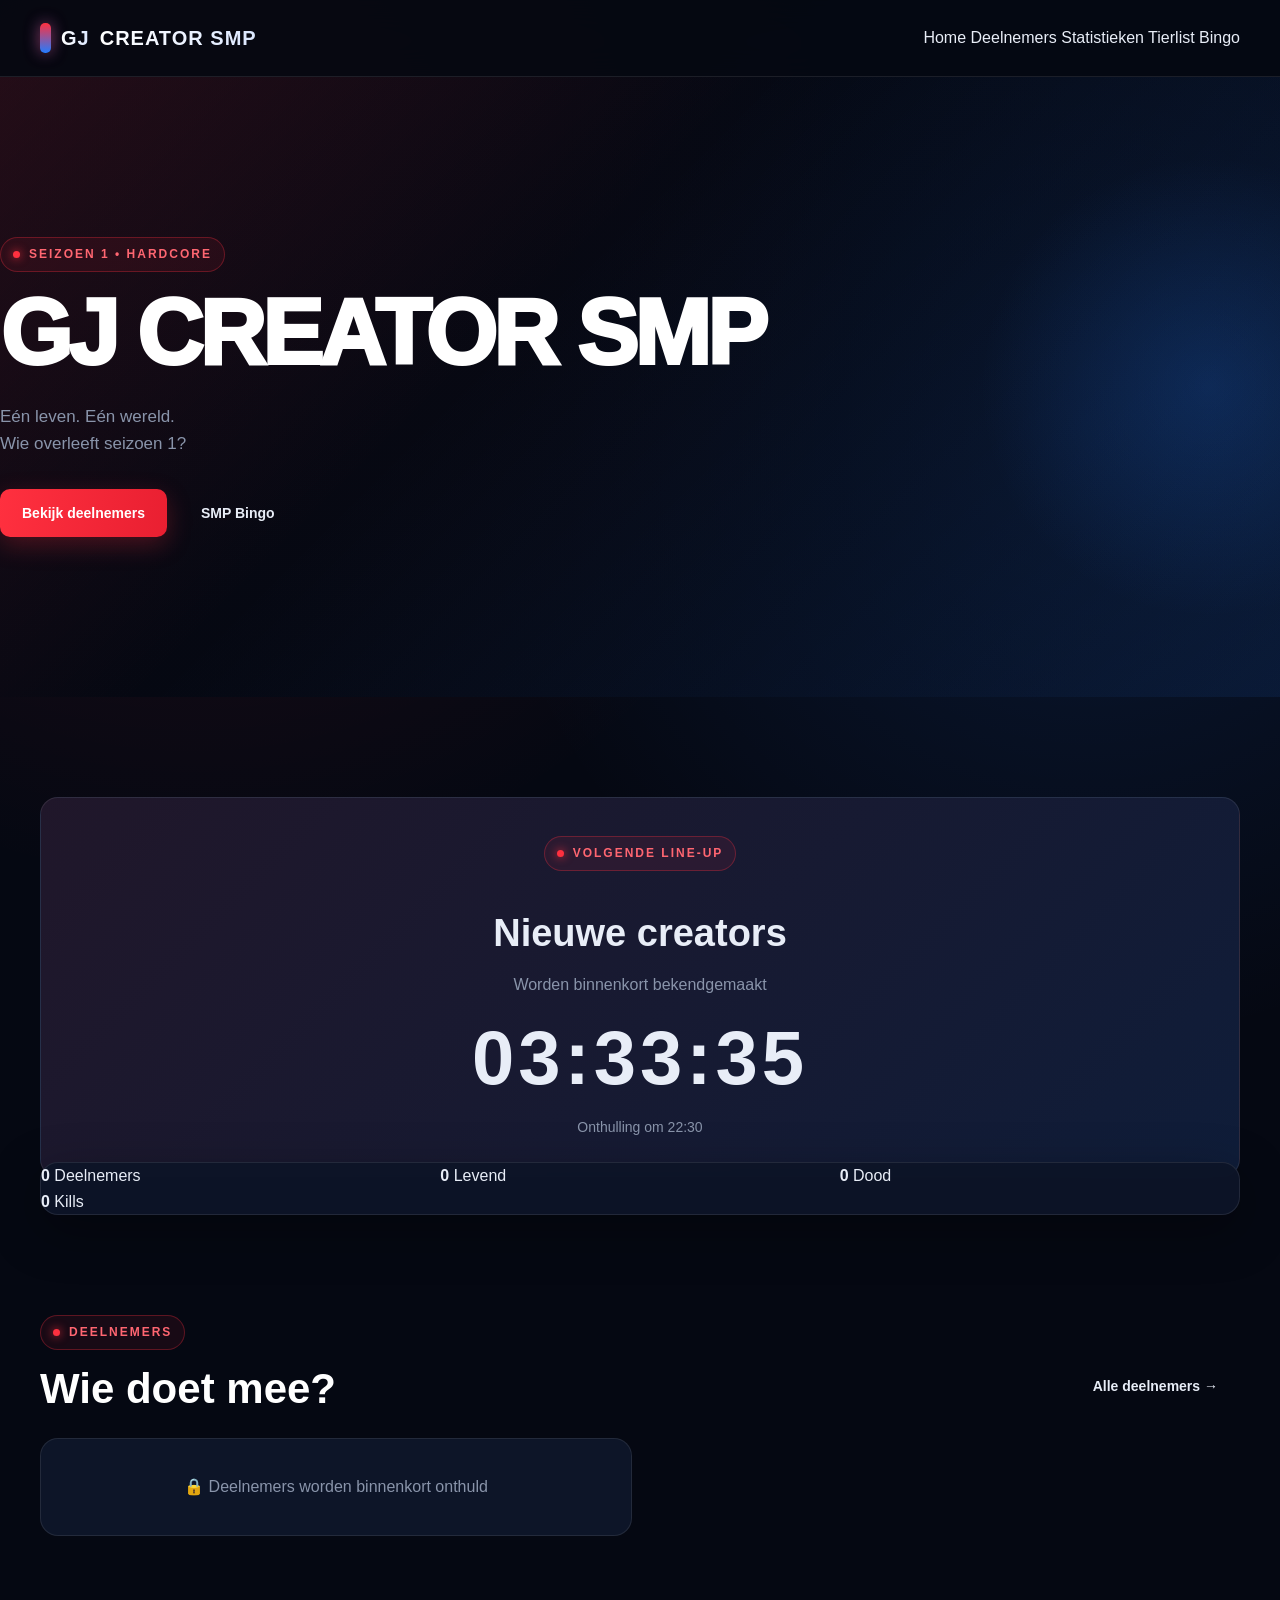
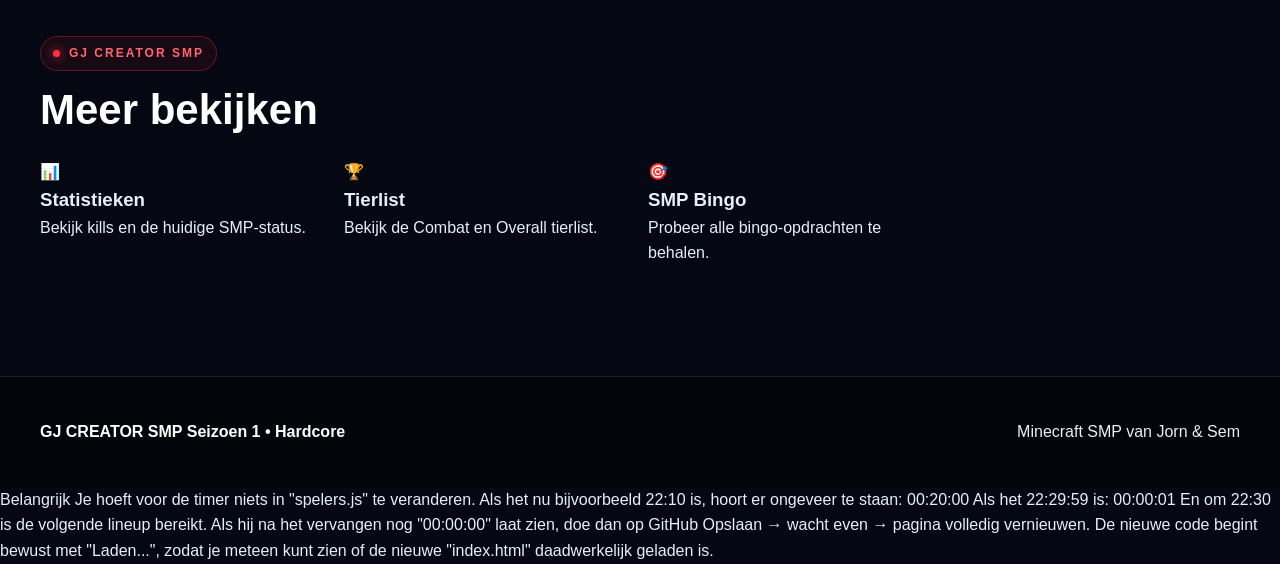
<file: index.html>
<!DOCTYPE html>
<html lang="nl">
<head>
    <meta charset="UTF-8">
    <meta name="viewport" content="width=device-width, initial-scale=1.0">

    <title>GJ Creator SMP – Seizoen 1</title>

    <link rel="stylesheet" href="style.css">

    <style>
        /* =========================
           LINE-UP COUNTDOWN
        ========================= */

        .lineup-box {
            margin: 30px 0;
            padding: 38px 24px;
            text-align: center;
            background:
                linear-gradient(
                    135deg,
                    rgba(255, 48, 64, .08),
                    rgba(36, 124, 255, .08)
                ),
                var(--card);
            border: 1px solid var(--border);
            border-radius: var(--radius);
        }

        .lineup-box h2 {
            margin: 14px 0 8px;
            font-size: clamp(25px, 6vw, 38px);
        }

        .lineup-box p {
            margin: 0 0 22px;
            color: var(--muted);
            font-size: 16px;
        }

        .countdown {
            font-size: clamp(42px, 11vw, 76px);
            font-weight: 900;
            letter-spacing: 4px;
            line-height: 1;
        }

        .countdown-live {
            color: #35e58a;
            font-size: clamp(30px, 8vw, 55px);
        }

        .lineup-time {
            margin-top: 20px;
            color: var(--muted);
            font-size: 14px;
        }

        /* =========================
           PLAYERS
        ========================= */

        .empty-box {
            background: var(--card);
            border: 1px solid var(--border);
            border-radius: var(--radius);
            padding: 35px 20px;
            text-align: center;
            color: var(--muted);
            font-size: 16px;
            width: 100%;
        }

        .player-card {
            text-decoration: none;
            color: inherit;
            display: flex;
            align-items: center;
            gap: 16px;
            background: var(--card);
            border: 1px solid var(--border);
            border-radius: var(--radius);
            padding: 16px;
            transition: .2s ease;
        }

        .player-card:hover {
            transform: translateY(-3px);
            background: var(--card-hover);
        }

        .player-card img {
            width: 70px;
            height: 70px;
            image-rendering: pixelated;
            border-radius: 12px;
            background: #111827;
        }

        .player-card-info {
            flex: 1;
        }

        .player-card-info h3 {
            margin: 0 0 4px;
            font-size: 20px;
        }

        .player-card-info p {
            margin: 0 0 8px;
            color: var(--muted);
        }

        .status {
            display: inline-block;
            font-size: 12px;
            font-weight: 800;
        }

        .status.alive {
            color: #35e58a;
        }

        .status.dead {
            color: #ff4b5c;
        }

        .home-players {
            display: grid;
            grid-template-columns: repeat(2, minmax(0, 1fr));
            gap: 16px;
        }

        @media (max-width: 700px) {
            .home-players {
                grid-template-columns: 1fr;
            }

            .lineup-box {
                padding: 30px 16px;
            }

            .countdown {
                letter-spacing: 2px;
            }
        }
    </style>
</head>

<body>

<header class="site-header">

    <div class="header-inner">

        <a href="index.html" class="brand">
            <span class="brand-red">GJ</span>
            <span>CREATOR SMP</span>
        </a>

        <button
            class="menu-button"
            id="menuButton"
            type="button"
        >
            ☰
        </button>

        <nav id="mainNav">

            <a href="index.html" class="active">
                Home
            </a>

            <a href="spelers.html">
                Deelnemers
            </a>

            <a href="statistieken.html">
                Statistieken
            </a>

            <a href="tierlist.html">
                Tierlist
            </a>

            <a href="bingo.html">
                Bingo
            </a>

        </nav>

    </div>

</header>


<main>

    <!-- HERO -->

    <section class="home-hero">

        <div class="hero-content">

            <span class="hero-label">
                SEIZOEN 1 • HARDCORE
            </span>

            <h1>
                GJ CREATOR SMP
            </h1>

            <p>
                Eén leven. Eén wereld.
                <br>
                Wie overleeft seizoen 1?
            </p>

            <div class="hero-buttons">

                <a
                    href="spelers.html"
                    class="button button-primary"
                >
                    Bekijk deelnemers
                </a>

                <a
                    href="bingo.html"
                    class="button"
                >
                    SMP Bingo
                </a>

            </div>

        </div>

    </section>


    <!-- COUNTDOWN -->

    <section class="home-section">

        <div class="lineup-box">

            <span class="hero-label">
                VOLGENDE LINE-UP
            </span>

            <h2 id="lineupTitle">
                Nieuwe creators
            </h2>

            <p id="lineupText">
                Worden binnenkort bekendgemaakt
            </p>

            <div
                id="lineupCountdown"
                class="countdown"
            >
                Laden...
            </div>

            <div class="lineup-time">
                Onthulling om 22:30
            </div>

        </div>

    </section>


    <!-- STATS -->

    <section class="stats-bar">

        <div>
            <strong id="totalPlayers">0</strong>
            <span>Deelnemers</span>
        </div>

        <div>
            <strong id="alivePlayers">0</strong>
            <span>Levend</span>
        </div>

        <div>
            <strong id="deadPlayers">0</strong>
            <span>Dood</span>
        </div>

        <div>
            <strong id="totalKills">0</strong>
            <span>Kills</span>
        </div>

    </section>


    <!-- DEELNEMERS -->

    <section class="home-section">

        <div class="section-heading">

            <div>
                <span class="hero-label">
                    DEELNEMERS
                </span>

                <h2>
                    Wie doet mee?
                </h2>
            </div>

            <a
                href="spelers.html"
                class="button"
            >
                Alle deelnemers →
            </a>

        </div>

        <div
            id="homePlayers"
            class="home-players"
        >
            <div class="empty-box">
                🔒 Deelnemers worden binnenkort onthuld
            </div>
        </div>

    </section>


    <!-- MEER -->

    <section class="home-section">

        <div class="section-heading">

            <div>
                <span class="hero-label">
                    GJ CREATOR SMP
                </span>

                <h2>
                    Meer bekijken
                </h2>
            </div>

        </div>


        <div class="home-links">

            <a
                href="statistieken.html"
                class="home-link-card"
            >
                <span class="home-link-icon">📊</span>

                <div>
                    <h3>Statistieken</h3>

                    <p>
                        Bekijk kills en de huidige SMP-status.
                    </p>
                </div>
            </a>


            <a
                href="tierlist.html"
                class="home-link-card"
            >
                <span class="home-link-icon">🏆</span>

                <div>
                    <h3>Tierlist</h3>

                    <p>
                        Bekijk de Combat en Overall tierlist.
                    </p>
                </div>
            </a>


            <a
                href="bingo.html"
                class="home-link-card"
            >
                <span class="home-link-icon">🎯</span>

                <div>
                    <h3>SMP Bingo</h3>

                    <p>
                        Probeer alle bingo-opdrachten te behalen.
                    </p>
                </div>
            </a>

        </div>

    </section>

</main>


<footer class="site-footer">

    <div class="footer-inner">

        <div class="footer-brand">

            <strong>
                GJ CREATOR SMP
            </strong>

            <span>
                Seizoen 1 • Hardcore
            </span>

        </div>

        <div>
            Minecraft SMP van Jorn & Sem
        </div>

    </div>

</footer>


<!-- =========================================
     COUNTDOWN SCRIPT
     Dit staat bewust los van spelers.js
========================================= -->

<script>

function updateCountdown() {

    const element =
        document.getElementById("lineupCountdown");

    const title =
        document.getElementById("lineupTitle");

    const text =
        document.getElementById("lineupText");


    if (!element) return;


    const now = new Date();


    /*
     * Vandaag om 22:30.
     */

    const target = new Date();

    target.setHours(22);
    target.setMinutes(30);
    target.setSeconds(0);
    target.setMilliseconds(0);


    /*
     * Als 22:30 vandaag al voorbij is,
     * dan wordt het morgen 22:30.
     */

    if (now >= target) {

        target.setDate(
            target.getDate() + 1
        );

    }


    const difference =
        target.getTime() - now.getTime();


    /*
     * Uren
     */

    const hours =
        Math.floor(
            difference / 3600000
        );


    /*
     * Minuten
     */

    const minutes =
        Math.floor(
            (difference % 3600000) / 60000
        );


    /*
     * Seconden
     */

    const seconds =
        Math.floor(
            (difference % 60000) / 1000
        );


    /*
     * Als de countdown nog loopt
     */

    if (difference > 0) {

        title.textContent =
            "Nieuwe creators";

        text.textContent =
            "Worden binnenkort bekendgemaakt";

        element.classList.remove(
            "countdown-live"
        );

        element.textContent =
            String(hours).padStart(2, "0") +
            ":" +
            String(minutes).padStart(2, "0") +
            ":" +
            String(seconds).padStart(2, "0");

    }

}


/*
 * Meteen starten
 */

updateCountdown();


/*
 * Elke seconde opnieuw
 */

setInterval(
    updateCountdown,
    1000
);

</script>


<!-- =========================================
     SPELERS
========================================= -->

<script src="spelers.js"></script>


<script>

/*
 * MENU
 */

const menuButton =
    document.getElementById("menuButton");

const mainNav =
    document.getElementById("mainNav");


if (menuButton && mainNav) {

    menuButton.addEventListener(
        "click",
        function () {

            mainNav.classList.toggle("open");

        }
    );

}


/*
 * Controle speler zichtbaar
 */

function spelerIsZichtbaar(speler) {

    if (speler.zichtbaar === false) {
        return false;
    }

    if (!speler.zichtbaarVanaf) {
        return true;
    }

    return new Date() >=
        new Date(speler.zichtbaarVanaf);

}


/*
 * Deelnemers laden
 */

function laadHomeSpelers() {

    const container =
        document.getElementById("homePlayers");


    if (!container) return;


    /*
     * Als spelers.js niet goed geladen is,
     * laten we de pagina gewoon werken.
     */

    if (
        typeof spelers === "undefined" ||
        !Array.isArray(spelers)
    ) {

        container.innerHTML = `
            <div class="empty-box">
                🔒 Deelnemers worden binnenkort onthuld
            </div>
        `;

        return;

    }


    const zichtbare =
        spelers.filter(
            spelerIsZichtbaar
        );


    if (zichtbare.length === 0) {

        container.innerHTML = `
            <div class="empty-box">
                🔒 Deelnemers worden binnenkort onthuld
            </div>
        `;

        return;

    }


    container.innerHTML =
        zichtbare
        .slice(0, 4)
        .map(speler => {

            const levend =
                speler.status === "levend";


            return `

                <a
                    class="player-card"
                    href="speler.html?id=${speler.id}"
                >

                    <img
                        src="${speler.skin}"
                        alt="${speler.naam}"
                    >

                    <div class="player-card-info">

                        <h3>
                            ${speler.naam}
                        </h3>

                        <p>
                            ${speler.rol}
                        </p>

                        <span
                            class="status ${levend ? "alive" : "dead"}"
                        >
                            ${levend
                                ? "● LEVEND"
                                : "✖ DOOD"}
                        </span>

                    </div>

                </a>

            `;

        })
        .join("");

}


/*
 * Statistieken laden
 */

function laadStatistieken() {

    if (
        typeof spelers === "undefined" ||
        !Array.isArray(spelers)
    ) {
        return;
    }


    const zichtbare =
        spelers.filter(
            spelerIsZichtbaar
        );


    const totaal =
        zichtbare.length;


    const levend =
        zichtbare.filter(
            speler =>
                speler.status === "levend"
        ).length;


    const dood =
        zichtbare.filter(
            speler =>
                speler.status === "dood"
        ).length;


    const kills =
        zichtbare.reduce(
            (totaal, speler) =>
                totaal +
                (Number(speler.kills) || 0),
            0
        );


    document.getElementById(
        "totalPlayers"
    ).textContent = totaal;


    document.getElementById(
        "alivePlayers"
    ).textContent = levend;


    document.getElementById(
        "deadPlayers"
    ).textContent = dood;


    document.getElementById(
        "totalKills"
    ).textContent = kills;

}


/*
 * Deelnemers/statistieken starten
 */

laadHomeSpelers();
laadStatistieken();


/*
 * Alleen deze onderdelen elke seconde
 * opnieuw controleren.
 */

setInterval(
    function () {

        laadHomeSpelers();
        laadStatistieken();

    },
    1000
);

</script>

</body>
</html>

Belangrijk

Je hoeft voor de timer niets in "spelers.js" te veranderen.

Als het nu bijvoorbeeld 22:10 is, hoort er ongeveer te staan:

00:20:00

Als het 22:29:59 is:

00:00:01

En om 22:30 is de volgende lineup bereikt.

Als hij na het vervangen nog "00:00:00" laat zien, doe dan op GitHub Opslaan → wacht even → pagina volledig vernieuwen. De nieuwe code begint bewust met "Laden...", zodat je meteen kunt zien of de nieuwe "index.html" daadwerkelijk geladen is.
</file>
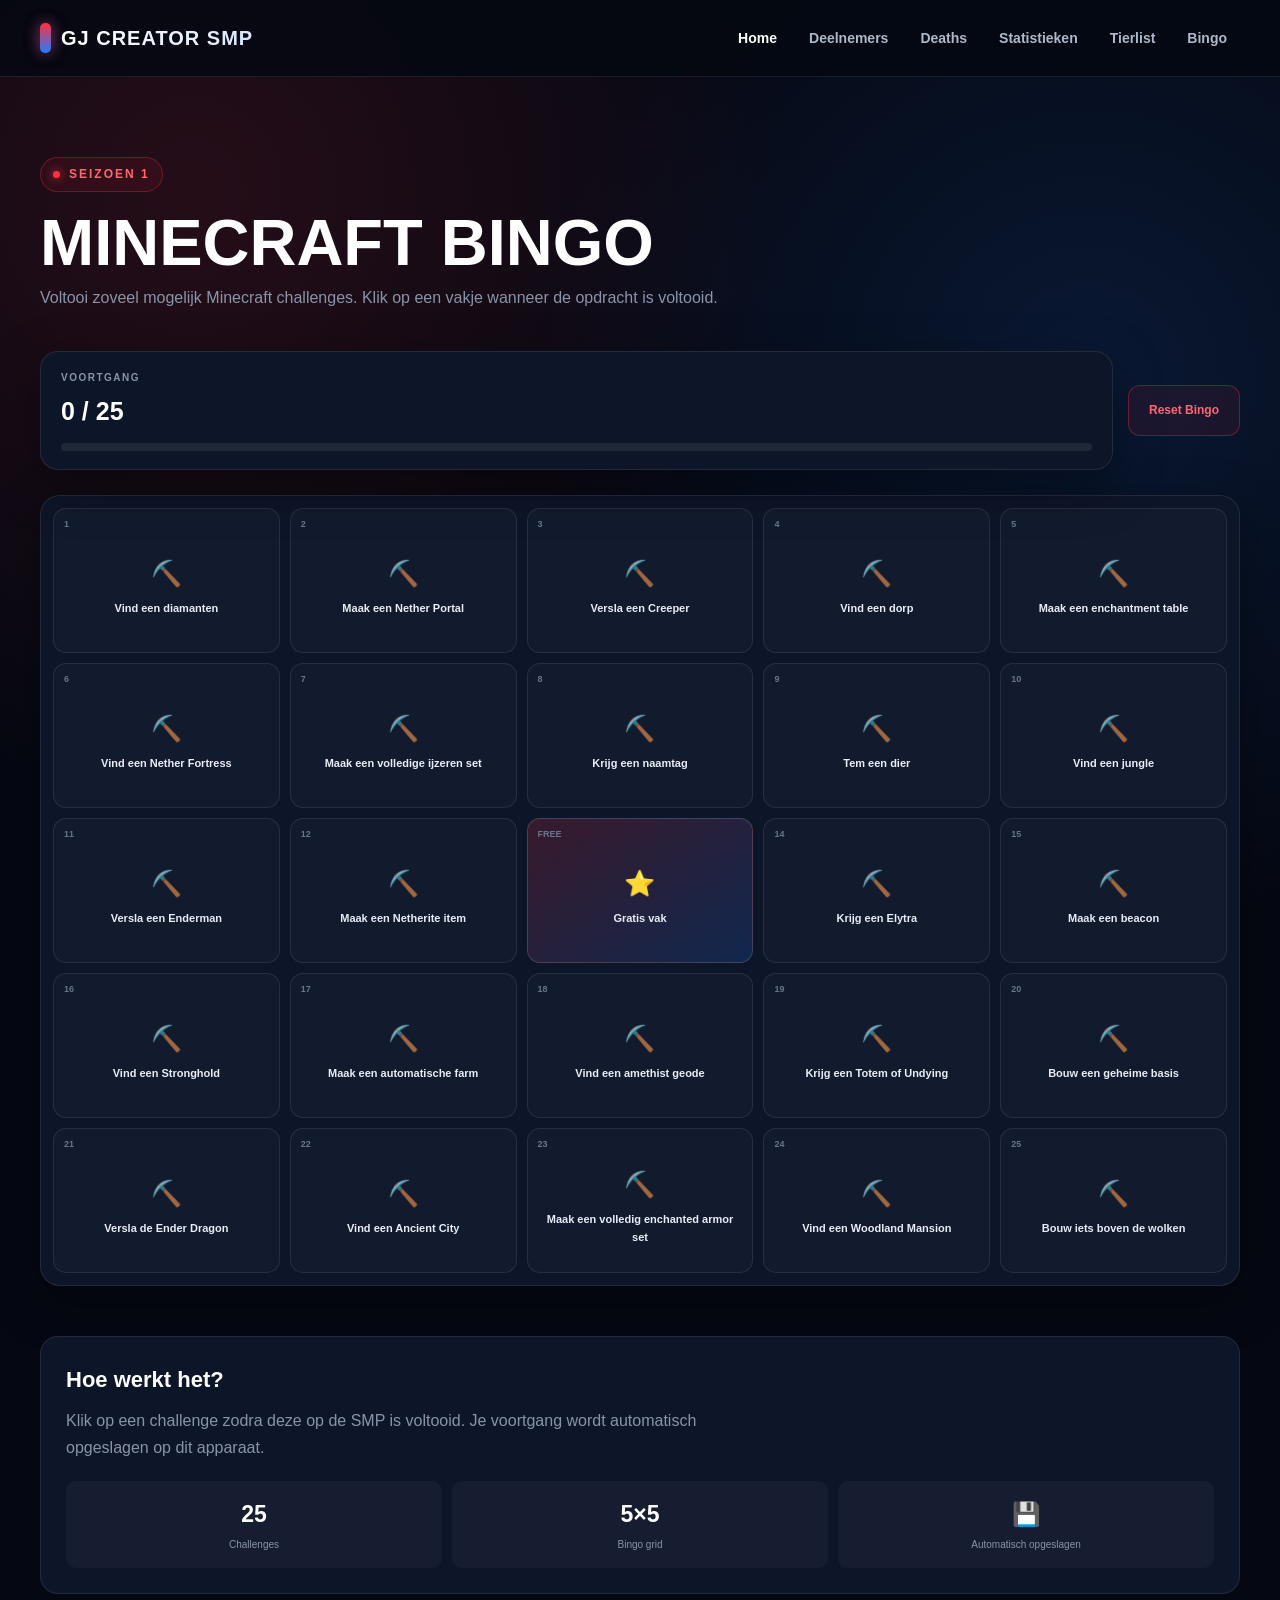
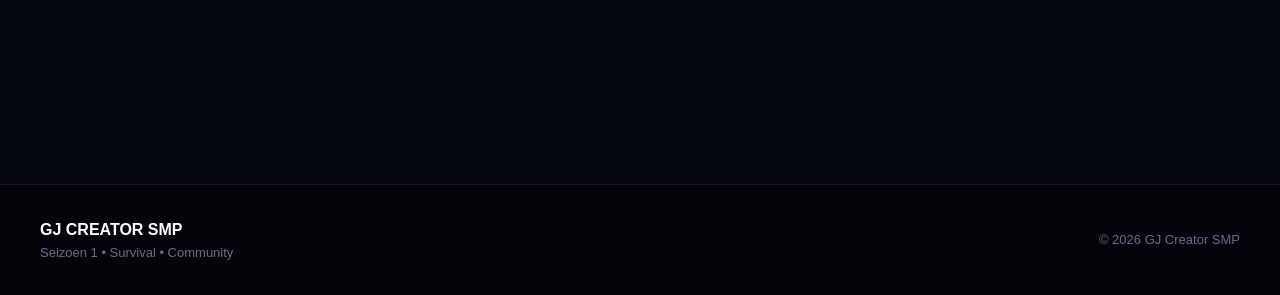
<file: bingo.html>
<!DOCTYPE html>
<html lang="nl">
<head>
    <meta charset="UTF-8">
    <meta name="viewport" content="width=device-width, initial-scale=1.0">

    <title>Bingo | GJ Creator SMP</title>

    <link rel="stylesheet" href="style.css">
</head>

<body>

<header class="site-header">

    <div class="header-inner">

        <a href="index.html" class="brand">
            <span>GJ CREATOR SMP</span>
        </a>

        <button
            class="menu-button"
            id="menuButton"
            aria-label="Menu openen"
            aria-expanded="false">
            ☰
        </button>

        <nav class="navigation" id="navigation">
            <a href="index.html">Home</a>
            <a href="spelers.html">Deelnemers</a>
            <a href="deaths.html">Deaths</a>
            <a href="statistieken.html">Statistieken</a>
            <a href="tierlist.html">Tierlist</a>
            <a href="bingo.html">Bingo</a>
        </nav>

    </div>

</header>


<main>

    <section class="page-container">

        <div class="hero-label">
            SEIZOEN 1
        </div>

        <h1 class="page-title">
            MINECRAFT BINGO
        </h1>

        <p class="page-description">
            Voltooi zoveel mogelijk Minecraft challenges.
            Klik op een vakje wanneer de opdracht is voltooid.
        </p>


        <!-- ==============================
             PROGRESS
        =============================== -->

        <div class="bingo-top">

            <div class="progress-card">

                <span class="progress-label">
                    VOORTGANG
                </span>

                <strong id="progressText">
                    0 / 25
                </strong>

                <div class="progress-bar">

                    <div
                        class="progress-fill"
                        id="progressFill">
                    </div>

                </div>

            </div>


            <button
                class="bingo-reset"
                id="resetBingo">
                Reset Bingo
            </button>

        </div>


        <!-- ==============================
             BINGO GRID
        =============================== -->

        <div
            class="bingo-grid"
            id="bingoGrid">
        </div>


        <!-- ==============================
             COMPLETION MESSAGE
        =============================== -->

        <div
            class="bingo-complete"
            id="bingoComplete">

            <div class="complete-icon">
                🏆
            </div>

            <h2>
                BINGO!
            </h2>

            <p>
                Alle 25 challenges zijn voltooid!
            </p>

        </div>


        <!-- ==============================
             UITLEG
        =============================== -->

        <div class="bingo-info">

            <h2>
                Hoe werkt het?
            </h2>

            <p>
                Klik op een challenge zodra deze op de SMP
                is voltooid. Je voortgang wordt automatisch
                opgeslagen op dit apparaat.
            </p>

            <div class="bingo-rules">

                <div>
                    <strong>25</strong>
                    <span>Challenges</span>
                </div>

                <div>
                    <strong>5×5</strong>
                    <span>Bingo grid</span>
                </div>

                <div>
                    <strong>💾</strong>
                    <span>Automatisch opgeslagen</span>
                </div>

            </div>

        </div>

    </section>

</main>


<footer class="site-footer">

    <div class="footer-inner">

        <div>

            <div class="footer-brand">
                GJ CREATOR SMP
            </div>

            <p>
                Seizoen 1 • Survival • Community
            </p>

        </div>

        <p>
            © 2026 GJ Creator SMP
        </p>

    </div>

</footer>


<script>

    /* =================================
       MOBIEL MENU
    ================================= */

    const menuButton =
        document.getElementById("menuButton");

    const navigation =
        document.getElementById("navigation");


    menuButton.addEventListener("click", () => {

        const isOpen =
            navigation.classList.toggle("open");

        menuButton.setAttribute(
            "aria-expanded",
            isOpen
        );

        menuButton.textContent =
            isOpen ? "✕" : "☰";

    });


    /* =================================
       BINGO CHALLENGES
    ================================= */

    const challenges = [

        "Vind een diamanten",
        "Maak een Nether Portal",
        "Versla een Creeper",
        "Vind een dorp",
        "Maak een enchantment table",

        "Vind een Nether Fortress",
        "Maak een volledige ijzeren set",
        "Krijg een naamtag",
        "Tem een dier",
        "Vind een jungle",

        "Versla een Enderman",
        "Maak een Netherite item",
        "Vind een verlaten mijnschacht",
        "Krijg een Elytra",
        "Maak een beacon",

        "Vind een Stronghold",
        "Maak een automatische farm",
        "Vind een amethist geode",
        "Krijg een Totem of Undying",
        "Bouw een geheime basis",

        "Versla de Ender Dragon",
        "Vind een Ancient City",
        "Maak een volledig enchanted armor set",
        "Vind een Woodland Mansion",
        "Bouw iets boven de wolken"

    ];


    /* =================================
       ELEMENTEN
    ================================= */

    const bingoGrid =
        document.getElementById("bingoGrid");

    const progressText =
        document.getElementById("progressText");

    const progressFill =
        document.getElementById("progressFill");

    const bingoComplete =
        document.getElementById("bingoComplete");

    const resetButton =
        document.getElementById("resetBingo");


    /* =================================
       STORAGE
    ================================= */

    const storageKey =
        "gj_creator_smp_bingo";


    let completed =
        JSON.parse(
            localStorage.getItem(storageKey)
        ) || [];


    /* =================================
       BINGO RENDER
    ================================= */

    function renderBingo() {

        bingoGrid.innerHTML = "";


        challenges.forEach(
            (challenge, index) => {

                const square =
                    document.createElement("button");


                square.className =
                    "bingo-square";


                if (
                    completed.includes(index)
                ) {

                    square.classList.add(
                        "completed"
                    );

                }


                /*
                 * Middenvak is een gratis vak.
                 */

                if (index === 12) {

                    square.classList.add(
                        "free-square"
                    );

                    square.innerHTML = `

                        <span class="bingo-number">
                            FREE
                        </span>

                        <span class="bingo-icon">
                            ⭐
                        </span>

                        <span>
                            Gratis vak
                        </span>

                    `;

                } else {

                    square.innerHTML = `

                        <span class="bingo-number">
                            ${index + 1}
                        </span>

                        <span class="bingo-icon">
                            ⛏️
                        </span>

                        <span>
                            ${challenge}
                        </span>

                    `;

                }


                square.addEventListener(
                    "click",
                    () => {

                        if (index === 12) {
                            return;
                        }


                        toggleChallenge(index);

                    }
                );


                bingoGrid.appendChild(
                    square
                );

            }
        );


        updateProgress();

    }


    /* =================================
       TOGGLE
    ================================= */

    function toggleChallenge(index) {

        if (
            completed.includes(index)
        ) {

            completed =
                completed.filter(
                    item =>
                        item !== index
                );

        } else {

            completed.push(index);

        }


        localStorage.setItem(
            storageKey,
            JSON.stringify(completed)
        );


        renderBingo();

    }


    /* =================================
       PROGRESS
    ================================= */

    function updateProgress() {

        const amount =
            completed.length;


        progressText.textContent =
            amount + " / 25";


        const percentage =
            (amount / 25) * 100;


        progressFill.style.width =
            percentage + "%";


        if (amount === 25) {

            bingoComplete.classList.add(
                "show"
            );

        } else {

            bingoComplete.classList.remove(
                "show"
            );

        }

    }


    /* =================================
       RESET
    ================================= */

    resetButton.addEventListener(
        "click",
        () => {

            const confirmation =
                confirm(
                    "Weet je zeker dat je alle Bingo voortgang wilt verwijderen?"
                );


            if (!confirmation) {
                return;
            }


            completed = [];


            localStorage.removeItem(
                storageKey
            );


            renderBingo();

        }
    );


    /* =================================
       START
    ================================= */

    renderBingo();

</script>


<style>

/* =================================
   BINGO TOP
================================= */

.bingo-top {

    display: flex;

    align-items: center;

    gap: 15px;

    margin-top: 40px;

    margin-bottom: 25px;
}


.progress-card {

    flex: 1;

    padding: 18px 20px;

    border:
        1px solid var(--border);

    border-radius:
        var(--radius);

    background:
        var(--card);

    box-shadow:
        var(--shadow);
}


.progress-label {

    display: block;

    margin-bottom: 5px;

    color:
        var(--muted);

    font-size: 10px;

    font-weight: 900;

    letter-spacing: 1.5px;
}


.progress-card strong {

    display: block;

    margin-bottom: 12px;

    color: white;

    font-size: 25px;
}


.progress-bar {

    width: 100%;

    height: 8px;

    overflow: hidden;

    border-radius: 999px;

    background:
        rgba(255,255,255,0.08);
}


.progress-fill {

    width: 0%;

    height: 100%;

    border-radius: 999px;

    background:
        linear-gradient(
            90deg,
            var(--red),
            var(--blue)
        );

    transition:
        width 0.3s ease;
}


.bingo-reset {

    padding:
        15px 20px;

    border:
        1px solid rgba(255,48,63,0.35);

    border-radius:
        12px;

    background:
        rgba(255,48,63,0.08);

    color:
        #ff6672;

    font-size: 12px;

    font-weight: 900;

    cursor: pointer;

    transition:
        transform 0.2s ease,
        background 0.2s ease;
}


.bingo-reset:hover {

    transform:
        translateY(-2px);

    background:
        rgba(255,48,63,0.16);
}


/* =================================
   BINGO GRID
================================= */

.bingo-grid {

    width: 100%;

    display: grid;

    grid-template-columns:
        repeat(5, 1fr);

    gap: 10px;

    padding: 12px;

    border:
        1px solid var(--border);

    border-radius:
        20px;

    background:
        var(--card);

    box-shadow:
        var(--shadow);
}


.bingo-square {

    position: relative;

    min-height: 145px;

    padding:
        22px 12px 12px;

    display: flex;

    flex-direction: column;

    align-items: center;

    justify-content: center;

    gap: 7px;

    border:
        1px solid var(--border);

    border-radius:
        13px;

    background:
        rgba(255,255,255,0.025);

    color:
        var(--text);

    font-family:
        inherit;

    font-size: 11px;

    font-weight: 800;

    text-align: center;

    cursor: pointer;

    transition:
        transform 0.2s ease,
        border-color 0.2s ease,
        background 0.2s ease;
}


.bingo-square:hover {

    transform:
        translateY(-3px);

    border-color:
        rgba(36,124,255,0.45);

    background:
        rgba(36,124,255,0.08);
}


.bingo-square.completed {

    border-color:
        var(--blue);

    background:
        linear-gradient(
            145deg,
            rgba(36,124,255,0.2),
            rgba(255,48,63,0.12)
        );

    box-shadow:
        inset 0 0 0 1px
        rgba(36,124,255,0.15);
}


.bingo-square.completed::after {

    content: "✓";

    position: absolute;

    top: 8px;
    right: 10px;

    width: 21px;
    height: 21px;

    display: flex;

    align-items: center;
    justify-content: center;

    border-radius: 50%;

    background:
        var(--blue);

    color: white;

    font-size: 12px;

    font-weight: 1000;
}


.bingo-number {

    position: absolute;

    top: 8px;
    left: 10px;

    color:
        #68758b;

    font-size: 9px;

    font-weight: 900;
}


.bingo-icon {

    font-size: 25px;
}


.free-square {

    background:
        linear-gradient(
            145deg,
            rgba(255,48,63,0.18),
            rgba(36,124,255,0.18)
        );

    border-color:
        rgba(255,255,255,0.15);

    cursor: default;
}


.free-square:hover {

    transform: none;

    background:
        linear-gradient(
            145deg,
            rgba(255,48,63,0.18),
            rgba(36,124,255,0.18)
        );
}


/* =================================
   COMPLETE
================================= */

.bingo-complete {

    display: none;

    margin-top: 25px;

    padding: 30px;

    text-align: center;

    border:
        1px solid rgba(36,124,255,0.35);

    border-radius:
        var(--radius);

    background:
        linear-gradient(
            135deg,
            rgba(255,48,63,0.12),
            rgba(36,124,255,0.12)
        );
}


.bingo-complete.show {

    display: block;

    animation:
        bingoAppear 0.4s ease;
}


.complete-icon {

    font-size: 45px;

    margin-bottom: 5px;
}


.bingo-complete h2 {

    margin-bottom: 5px;

    color: white;

    font-size: 30px;
}


.bingo-complete p {

    color:
        var(--muted);
}


/* =================================
   INFO
================================= */

.bingo-info {

    margin-top: 50px;

    padding: 25px;

    border:
        1px solid var(--border);

    border-radius:
        var(--radius);

    background:
        var(--card);
}


.bingo-info h2 {

    margin-bottom: 10px;

    color: white;

    font-size: 22px;
}


.bingo-info > p {

    max-width: 700px;

    color:
        var(--muted);

    line-height: 1.7;
}


.bingo-rules {

    display: grid;

    grid-template-columns:
        repeat(3, 1fr);

    gap: 10px;

    margin-top: 20px;
}


.bingo-rules div {

    padding: 15px;

    text-align: center;

    border-radius: 10px;

    background:
        rgba(255,255,255,0.035);
}


.bingo-rules strong {

    display: block;

    color: white;

    font-size: 23px;
}


.bingo-rules span {

    display: block;

    margin-top: 4px;

    color:
        var(--muted);

    font-size: 10px;
}


/* =================================
   ANIMATION
================================= */

@keyframes bingoAppear {

    from {

        opacity: 0;

        transform:
            translateY(10px);

    }

    to {

        opacity: 1;

        transform:
            translateY(0);

    }

}


/* =================================
   MOBILE
================================= */

@media (max-width: 750px) {

    .bingo-top {

        flex-direction: column;

        align-items: stretch;
    }


    .bingo-reset {

        width: 100%;
    }


    .bingo-grid {

        gap: 5px;

        padding: 6px;

        border-radius: 14px;
    }


    .bingo-square {

        min-height: 105px;

        padding:
            18px 5px 7px;

        border-radius: 8px;

        font-size: 8px;

        gap: 4px;
    }


    .bingo-icon {

        font-size: 18px;
    }


    .bingo-number {

        top: 5px;
        left: 6px;

        font-size: 7px;
    }


    .bingo-square.completed::after {

        width: 16px;
        height: 16px;

        top: 5px;
        right: 5px;

        font-size: 9px;
    }


    .bingo-rules {

        grid-template-columns:
            1fr;
    }

}


@media (max-width: 420px) {

    .bingo-grid {

        gap: 3px;

        padding: 4px;
    }


    .bingo-square {

        min-height: 82px;

        font-size: 7px;
    }


    .bingo-icon {

        font-size: 15px;
    }

}

</style>

</body>
</html>
</file>
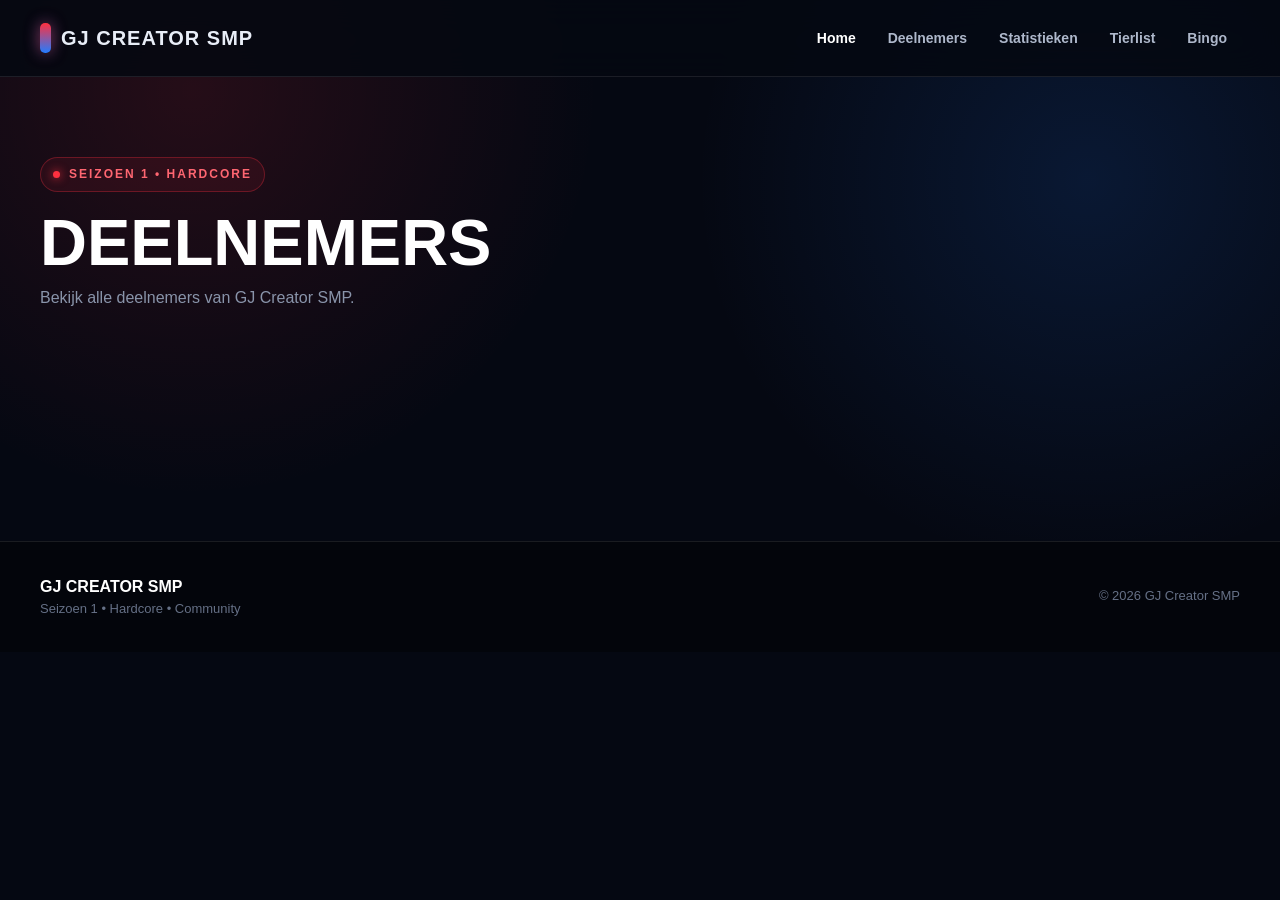
<file: spelers.html>
<!DOCTYPE html>
<html lang="nl">

<head>

    <meta charset="UTF-8">

    <meta
        name="viewport"
        content="width=device-width, initial-scale=1.0">

    <title>Deelnemers | GJ Creator SMP</title>

    <link rel="stylesheet" href="style.css">

</head>


<body>


<header class="site-header">

    <div class="header-inner">

        <a href="index.html" class="brand">
            GJ CREATOR SMP
        </a>


        <button
            class="menu-button"
            id="menuButton">
            ☰
        </button>


        <nav
            class="navigation"
            id="navigation">

            <a href="index.html">
                Home
            </a>

            <a
                href="spelers.html"
                class="active">

                Deelnemers

            </a>

            <a href="statistieken.html">
                Statistieken
            </a>

            <a href="tierlist.html">
                Tierlist
            </a>

            <a href="bingo.html">
                Bingo
            </a>

        </nav>

    </div>

</header>



<main class="page-container">


    <div class="hero-label">
        SEIZOEN 1 • HARDCORE
    </div>


    <h1 class="page-title">
        DEELNEMERS
    </h1>


    <p class="page-description">
        Bekijk alle deelnemers van GJ Creator SMP.
    </p>



    <div
        class="players-grid"
        id="playersGrid">

    </div>


</main>



<footer class="site-footer">

    <div class="footer-inner">

        <div>

            <div class="footer-brand">
                GJ CREATOR SMP
            </div>

            <p>
                Seizoen 1 • Hardcore • Community
            </p>

        </div>


        <p>
            © 2026 GJ Creator SMP
        </p>

    </div>

</footer>



<script src="spelers.js"></script>


<script>


/* =================================
   MOBIEL MENU
================================= */

const menuButton =
    document.getElementById("menuButton");

const navigation =
    document.getElementById("navigation");


menuButton.addEventListener(
    "click",
    () => {

        navigation.classList.toggle("open");

        menuButton.textContent =
            navigation.classList.contains("open")
                ? "✕"
                : "☰";

    }
);



/* =================================
   CONTROLEER ZICHTBAARHEID
================================= */

function spelerIsZichtbaar(speler) {


    /*
     * Als zichtbaar false is,
     * blijft de speler verborgen.
     */

    if (speler.zichtbaar === false) {
        return false;
    }


    /*
     * Als er geen tijd is ingesteld,
     * is de speler direct zichtbaar.
     */

    if (!speler.zichtbaarVanaf) {
        return true;
    }


    /*
     * De ingestelde datum/tijd
     * wordt vergeleken met de huidige tijd.
     */

    const huidigeTijd =
        new Date();


    const zichtbaarheidTijd =
        new Date(
            speler.zichtbaarVanaf
        );


    return huidigeTijd >=
        zichtbaarheidTijd;

}



/* =================================
   DEELNEMERS LADEN
================================= */

const playersGrid =
    document.getElementById(
        "playersGrid"
    );



function laadSpelers() {


    playersGrid.innerHTML = "";


    const zichtbareSpelers =
        spelers.filter(
            speler =>
                spelerIsZichtbaar(speler)
        );


    /*
     * Geen spelers zichtbaar
     */

    if (zichtbareSpelers.length === 0) {

        playersGrid.innerHTML = `

            <div class="empty-box">

                <div class="empty-icon">
                    🔒
                </div>

                <h2>
                    Deelnemers worden binnenkort onthuld
                </h2>

                <p>
                    De deelnemers worden automatisch
                    zichtbaar zodra de ingestelde tijd
                    is bereikt.
                </p>

            </div>

        `;

        return;

    }



    /*
     * Spelers tonen
     */

    zichtbareSpelers.forEach(
        speler => {


            const card =
                document.createElement("a");


            card.className =
                "player-card";


            card.href =
                "speler.html?id=" +
                encodeURIComponent(
                    speler.id
                );


            const isAlive =
                speler.status ===
                "levend";


            card.innerHTML = `

                <div class="player-skin">

                    <img
                        src="${speler.skin}"
                        alt="${speler.naam}">

                </div>


                <div class="player-info">


                    <div class="player-status ${
                        isAlive
                            ? "alive"
                            : "dead"
                    }">

                        <span></span>

                        ${
                            isAlive
                                ? "LEVEND"
                                : "DOOD"
                        }

                    </div>


                    <h2>
                        ${speler.naam}
                    </h2>


                    <p class="player-role">
                        ${speler.rol}
                    </p>


                    <div class="player-stats">

                        <div>

                            <strong>
                                ${speler.kills || 0}
                            </strong>

                            <span>
                                Kills
                            </span>

                        </div>


                        <div>

                            <strong>
                                ${speler.events || 0}
                            </strong>

                            <span>
                                Events
                            </span>

                        </div>

                    </div>


                </div>

            `;


            playersGrid.appendChild(
                card
            );

        }
    );

}



/* =================================
   AUTOMATISCH CONTROLEREN
================================= */

laadSpelers();


/*
 * Controleer iedere seconde opnieuw.
 *
 * Daardoor hoef je de pagina niet
 * opnieuw te laden wanneer de klok
 * precies 22:05 bereikt.
 */

setInterval(
    laadSpelers,
    1000
);


</script>



<style>


.players-grid {

    display: grid;

    grid-template-columns:
        repeat(3, 1fr);

    gap: 20px;

    margin-top: 40px;

}



.player-card {

    display: block;

    overflow: hidden;

    border:
        1px solid var(--border);

    border-radius:
        var(--radius);

    background:
        var(--card);

    color: var(--text);

    text-decoration: none;

    transition:
        .2s ease;

}



.player-card:hover {

    transform:
        translateY(-5px);

    background:
        var(--card-hover);

}



.player-skin {

    height: 220px;

    display: flex;

    align-items: flex-end;

    justify-content: center;

    overflow: hidden;

    background:
        linear-gradient(
            145deg,
            rgba(255,48,63,.18),
            rgba(36,124,255,.18)
        );

}



.player-skin img {

    width: 190px;

    height: 190px;

    object-fit: contain;

    image-rendering: pixelated;

}



.player-info {

    padding: 20px;

}



.player-status {

    display: flex;

    align-items: center;

    gap: 7px;

    font-size: 10px;

    font-weight: 900;

    letter-spacing: 1px;

}



.player-status span {

    width: 8px;

    height: 8px;

    border-radius: 50%;

}



.player-status.alive {

    color:
        #42e995;

}



.player-status.alive span {

    background:
        #42e995;

    box-shadow:
        0 0 10px #42e995;

}



.player-status.dead {

    color:
        #ff4d5c;

}



.player-status.dead span {

    background:
        #ff3040;

    box-shadow:
        0 0 10px #ff3040;

}



.player-info h2 {

    margin:
        8px 0 4px;

}



.player-role {

    margin: 0;

    color:
        var(--muted);

}



.player-stats {

    display: grid;

    grid-template-columns:
        1fr 1fr;

    gap: 8px;

    margin-top: 18px;

}



.player-stats div {

    padding: 10px;

    border-radius: 10px;

    background:
        rgba(255,255,255,.04);

    text-align: center;

}



.player-stats strong {

    display: block;

    font-size: 20px;

}



.player-stats span {

    color:
        var(--muted);

    font-size: 9px;

    text-transform: uppercase;

}



.empty-box {

    grid-column:
        1 / -1;

    padding: 60px 20px;

    border:
        1px solid var(--border);

    border-radius:
        var(--radius);

    background:
        var(--card);

    text-align: center;

}



.empty-icon {

    font-size: 45px;

    margin-bottom: 15px;

}



.empty-box h2 {

    margin-bottom: 10px;

}



.empty-box p {

    max-width: 500px;

    margin: auto;

    color:
        var(--muted);

    line-height: 1.6;

}



@media(max-width: 800px) {

    .players-grid {

        grid-template-columns:
            repeat(2, 1fr);

    }

}



@media(max-width: 550px) {

    .players-grid {

        grid-template-columns:
            1fr;

    }

}

</style>


</body>

</html>
</file>
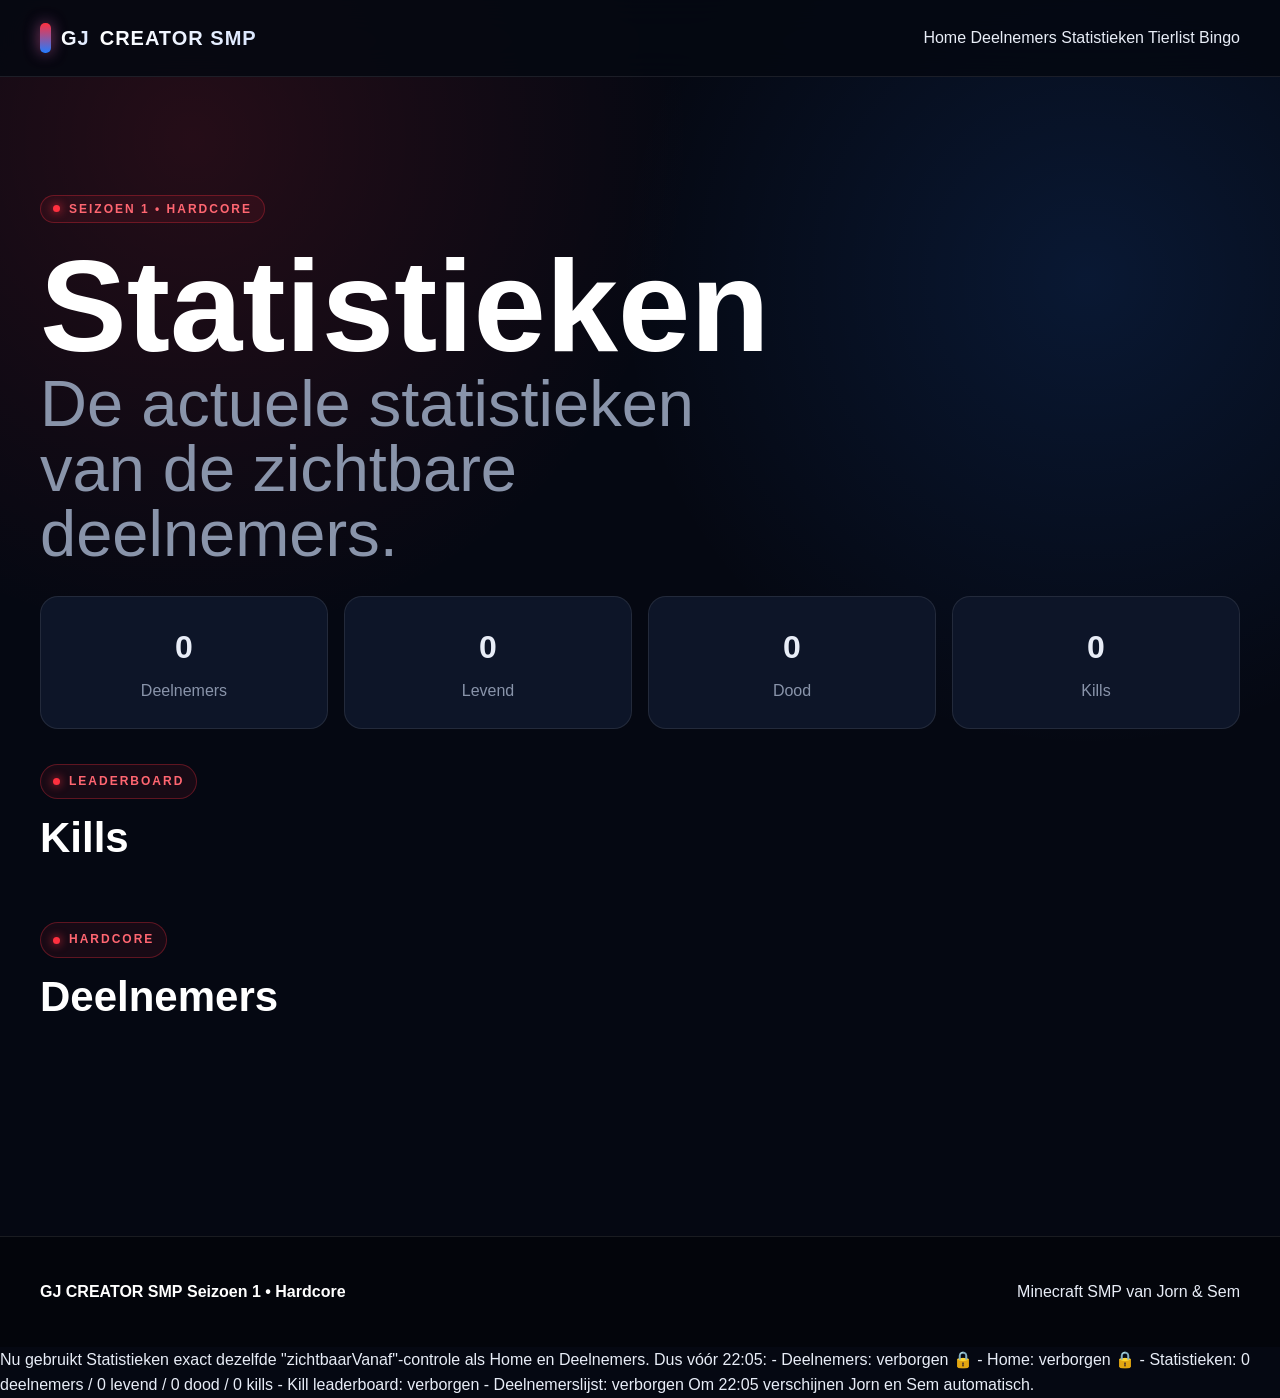
<file: statistieken.html>
<!DOCTYPE html>
<html lang="nl">
<head>
    <meta charset="UTF-8">
    <meta name="viewport" content="width=device-width, initial-scale=1.0">

    <title>Statistieken – GJ Creator SMP</title>

    <link rel="stylesheet" href="style.css">

    <style>
        .stats-grid {
            display: grid;
            grid-template-columns: repeat(4, 1fr);
            gap: 16px;
            margin: 30px 0;
        }

        .stat-card {
            background: var(--card);
            border: 1px solid var(--border);
            border-radius: var(--radius);
            padding: 25px;
            text-align: center;
        }

        .stat-card strong {
            display: block;
            font-size: 32px;
            margin-bottom: 5px;
        }

        .stat-card span {
            color: var(--muted);
        }

        .stat-section {
            margin-top: 35px;
        }

        .stat-list {
            display: flex;
            flex-direction: column;
            gap: 12px;
        }

        .stat-player {
            display: flex;
            align-items: center;
            gap: 15px;
            background: var(--card);
            border: 1px solid var(--border);
            border-radius: var(--radius);
            padding: 15px;
        }

        .stat-player img {
            width: 55px;
            height: 55px;
            border-radius: 10px;
            image-rendering: pixelated;
        }

        .stat-player-info {
            flex: 1;
        }

        .stat-player-info h3 {
            margin: 0 0 4px;
        }

        .stat-player-info p {
            margin: 0;
            color: var(--muted);
            font-size: 14px;
        }

        .stat-number {
            font-size: 22px;
            font-weight: 800;
        }

        .status {
            font-size: 12px;
            font-weight: 800;
        }

        .alive {
            color: #35e58a;
        }

        .dead {
            color: #ff4b5c;
        }

        .empty-box {
            background: var(--card);
            border: 1px solid var(--border);
            border-radius: var(--radius);
            padding: 40px 20px;
            text-align: center;
            color: var(--muted);
        }

        @media (max-width: 700px) {
            .stats-grid {
                grid-template-columns: repeat(2, 1fr);
            }

            .stat-player {
                padding: 12px;
            }

            .stat-player img {
                width: 48px;
                height: 48px;
            }
        }
    </style>
</head>

<body>

<header class="site-header">
    <div class="header-inner">

        <a href="index.html" class="brand">
            <span class="brand-red">GJ</span>
            <span>CREATOR SMP</span>
        </a>

        <button class="menu-button" id="menuButton">
            ☰
        </button>

        <nav id="mainNav">
            <a href="index.html">Home</a>
            <a href="spelers.html">Deelnemers</a>
            <a href="statistieken.html" class="active">Statistieken</a>
            <a href="tierlist.html">Tierlist</a>
            <a href="bingo.html">Bingo</a>
        </nav>

    </div>
</header>


<main class="page-container">

    <div class="page-title">

        <span class="hero-label">
            SEIZOEN 1 • HARDCORE
        </span>

        <h1>
            Statistieken
        </h1>

        <p class="page-description">
            De actuele statistieken van de zichtbare deelnemers.
        </p>

    </div>


    <!-- STATISTIEKEN -->
    <section class="stats-grid">

        <div class="stat-card">
            <strong id="totalPlayers">0</strong>
            <span>Deelnemers</span>
        </div>

        <div class="stat-card">
            <strong id="alivePlayers">0</strong>
            <span>Levend</span>
        </div>

        <div class="stat-card">
            <strong id="deadPlayers">0</strong>
            <span>Dood</span>
        </div>

        <div class="stat-card">
            <strong id="totalKills">0</strong>
            <span>Kills</span>
        </div>

    </section>


    <!-- KILL LEADERBOARD -->
    <section class="stat-section">

        <div class="section-heading">
            <div>
                <span class="hero-label">
                    LEADERBOARD
                </span>

                <h2>
                    Kills
                </h2>
            </div>
        </div>

        <div id="killLeaderboard" class="stat-list"></div>

    </section>


    <!-- ALLE DEELNEMERS -->
    <section class="stat-section">

        <div class="section-heading">
            <div>
                <span class="hero-label">
                    HARDCORE
                </span>

                <h2>
                    Deelnemers
                </h2>
            </div>
        </div>

        <div id="allPlayers" class="stat-list"></div>

    </section>

</main>


<footer class="site-footer">

    <div class="footer-inner">

        <div class="footer-brand">
            <strong>GJ CREATOR SMP</strong>
            <span>Seizoen 1 • Hardcore</span>
        </div>

        <div>
            Minecraft SMP van Jorn & Sem
        </div>

    </div>

</footer>


<script src="spelers.js"></script>

<script>

    /*
     * ==========================================
     * MENU TELEFOON
     * ==========================================
     */

    const menuButton = document.getElementById("menuButton");
    const mainNav = document.getElementById("mainNav");

    if (menuButton && mainNav) {

        menuButton.addEventListener("click", () => {
            mainNav.classList.toggle("open");
        });

    }


    /*
     * ==========================================
     * CONTROLE OF SPELER ZICHTBAAR IS
     * ==========================================
     */

    function spelerIsZichtbaar(speler) {

        if (speler.zichtbaar === false) {
            return false;
        }

        if (!speler.zichtbaarVanaf) {
            return true;
        }

        const nu = new Date();
        const zichtbaarVanaf = new Date(speler.zichtbaarVanaf);

        return nu >= zichtbaarVanaf;
    }


    /*
     * ==========================================
     * STATISTIEKEN LADEN
     * ==========================================
     */

    function laadStatistieken() {

        const zichtbareSpelers = spelers.filter(spelerIsZichtbaar);


        /*
         * TOTALE AANTALLEN
         */

        const totaal = zichtbareSpelers.length;

        const levend = zichtbareSpelers.filter(
            speler => speler.status === "levend"
        ).length;

        const dood = zichtbareSpelers.filter(
            speler => speler.status === "dood"
        ).length;

        const kills = zichtbareSpelers.reduce(
            (som, speler) => som + (Number(speler.kills) || 0),
            0
        );


        document.getElementById("totalPlayers").textContent = totaal;
        document.getElementById("alivePlayers").textContent = levend;
        document.getElementById("deadPlayers").textContent = dood;
        document.getElementById("totalKills").textContent = kills;


        /*
         * KILL LEADERBOARD
         */

        const leaderboard =
            document.getElementById("killLeaderboard");


        if (zichtbareSpelers.length === 0) {

            leaderboard.innerHTML = `
                <div class="empty-box">
                    🔒 Statistieken worden binnenkort onthuld
                </div>
            `;

        } else {

            const gesorteerd = [...zichtbareSpelers].sort(
                (a, b) => (Number(b.kills) || 0) - (Number(a.kills) || 0)
            );


            leaderboard.innerHTML = gesorteerd.map((speler, index) => `

                <div class="stat-player">

                    <img
                        src="${speler.skin}"
                        alt="${speler.naam}"
                    >

                    <div class="stat-player-info">

                        <h3>
                            #${index + 1} ${speler.naam}
                        </h3>

                        <p>
                            <span class="status ${speler.status === "levend" ? "alive" : "dead"}">
                                ${speler.status === "levend" ? "● LEVEND" : "✖ DOOD"}
                            </span>
                        </p>

                    </div>

                    <div class="stat-number">
                        ${Number(speler.kills) || 0} ⚔️
                    </div>

                </div>

            `).join("");

        }


        /*
         * ALLE ZICHTBARE DEELNEMERS
         */

        const allPlayers =
            document.getElementById("allPlayers");


        if (zichtbareSpelers.length === 0) {

            allPlayers.innerHTML = `
                <div class="empty-box">
                    🔒 Deelnemers worden binnenkort onthuld
                </div>
            `;

        } else {

            allPlayers.innerHTML = zichtbareSpelers.map(speler => `

                <a
                    href="speler.html?id=${speler.id}"
                    class="stat-player"
                    style="text-decoration:none;color:inherit;"
                >

                    <img
                        src="${speler.skin}"
                        alt="${speler.naam}"
                    >

                    <div class="stat-player-info">

                        <h3>
                            ${speler.naam}
                        </h3>

                        <p>
                            ${speler.rol}
                        </p>

                    </div>

                    <span class="status ${speler.status === "levend" ? "alive" : "dead"}">
                        ${speler.status === "levend" ? "● LEVEND" : "✖ DOOD"}
                    </span>

                </a>

            `).join("");

        }

    }


    /*
     * ==========================================
     * DIRECT LADEN
     * ==========================================
     */

    laadStatistieken();


    /*
     * ==========================================
     * ELKE SECONDE CONTROLEREN
     *
     * Hierdoor verschijnen Jorn en Sem automatisch
     * zodra 22:05 bereikt is.
     * ==========================================
     */

    setInterval(laadStatistieken, 1000);

</script>

</body>
</html>

Nu gebruikt Statistieken exact dezelfde "zichtbaarVanaf"-controle als Home en Deelnemers.

Dus vóór 22:05:

- Deelnemers: verborgen 🔒
- Home: verborgen 🔒
- Statistieken: 0 deelnemers / 0 levend / 0 dood / 0 kills
- Kill leaderboard: verborgen
- Deelnemerslijst: verborgen

Om 22:05 verschijnen Jorn en Sem automatisch.
</file>
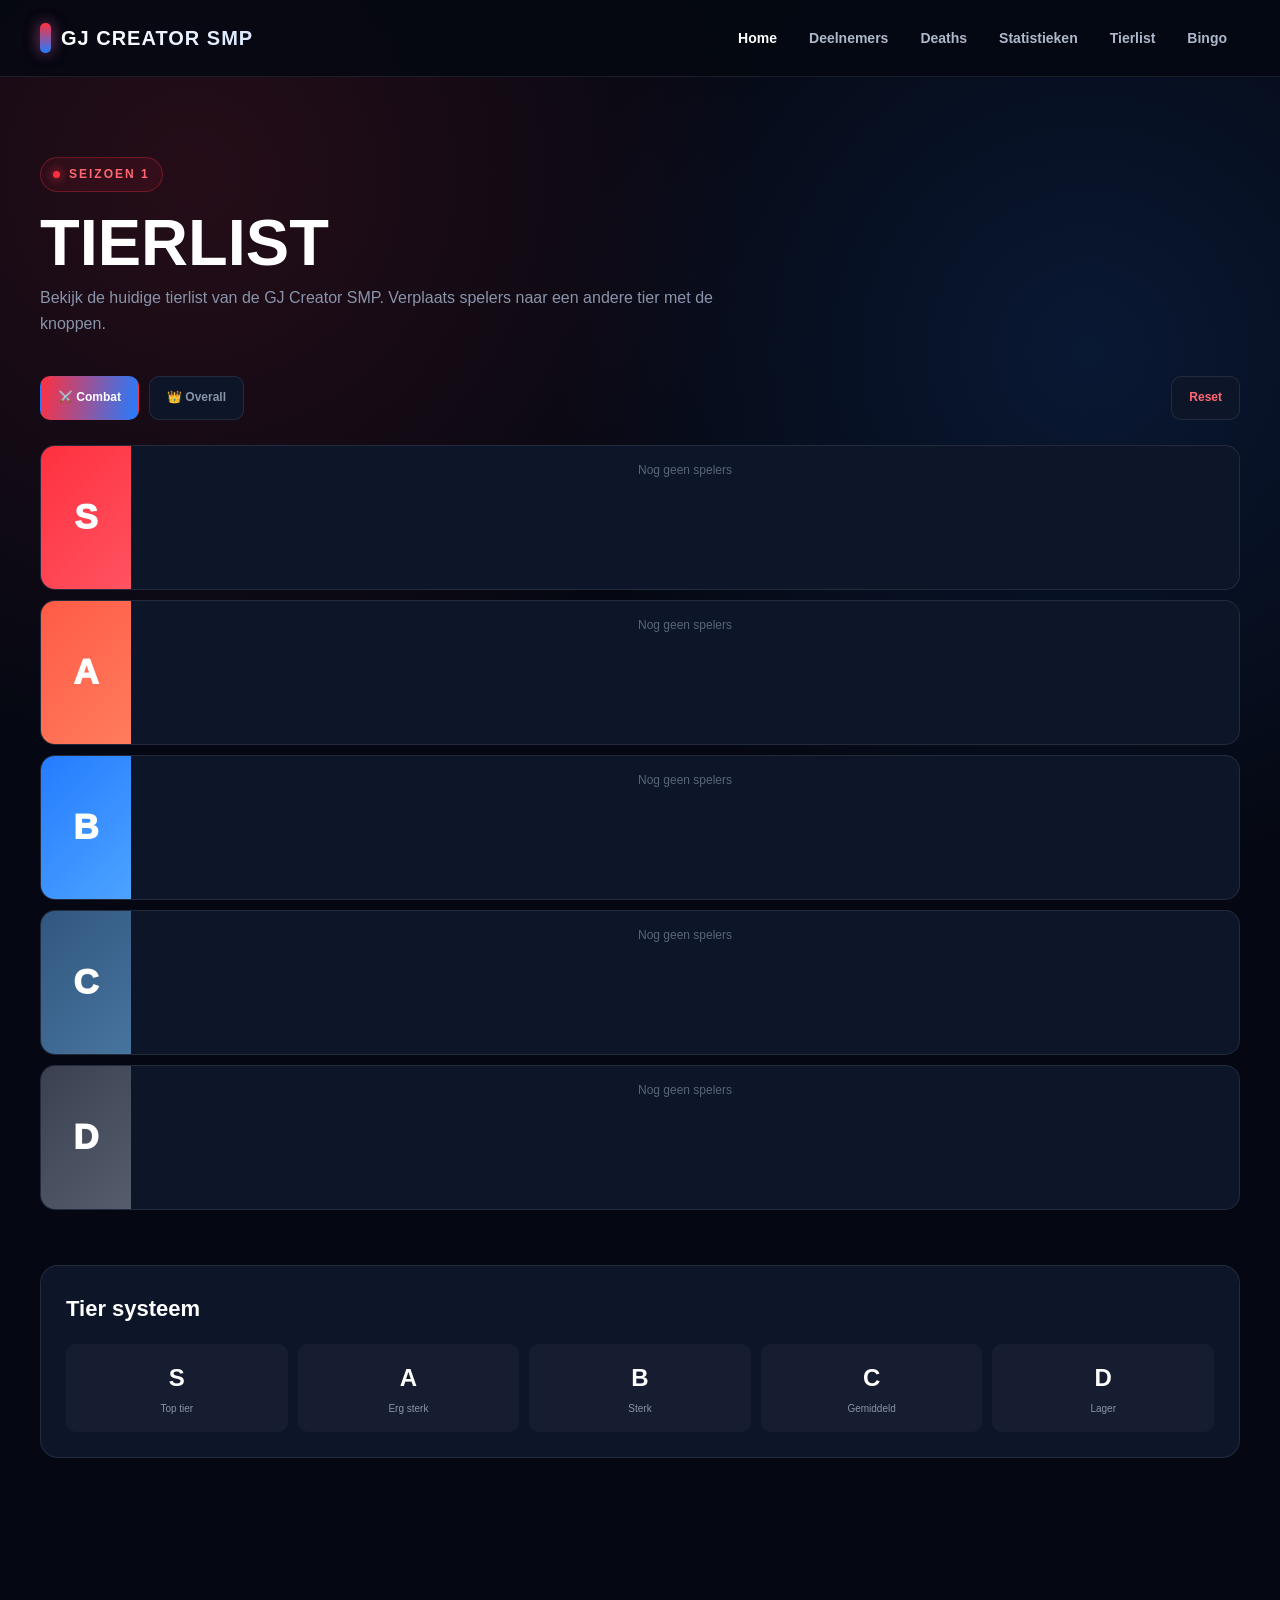
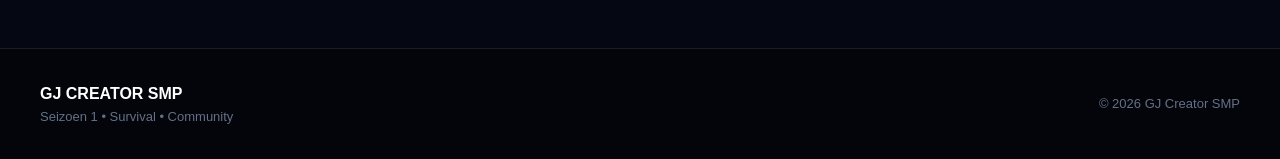
<file: tierlist.html>
<!DOCTYPE html>
<html lang="nl">
<head>
    <meta charset="UTF-8">
    <meta name="viewport" content="width=device-width, initial-scale=1.0">

    <title>Tierlist | GJ Creator SMP</title>

    <link rel="stylesheet" href="style.css">
</head>

<body>

<header class="site-header">

    <div class="header-inner">

        <a href="index.html" class="brand">
            <span>GJ CREATOR SMP</span>
        </a>

        <button
            class="menu-button"
            id="menuButton"
            aria-label="Menu openen"
            aria-expanded="false">
            ☰
        </button>

        <nav class="navigation" id="navigation">
            <a href="index.html">Home</a>
            <a href="spelers.html">Deelnemers</a>
            <a href="deaths.html">Deaths</a>
            <a href="statistieken.html">Statistieken</a>
            <a href="tierlist.html">Tierlist</a>
            <a href="bingo.html">Bingo</a>
        </nav>

    </div>

</header>


<main>

    <section class="page-container">

        <div class="hero-label">
            SEIZOEN 1
        </div>

        <h1 class="page-title">
            TIERLIST
        </h1>

        <p class="page-description">
            Bekijk de huidige tierlist van de GJ Creator SMP.
            Verplaats spelers naar een andere tier met de knoppen.
        </p>


        <!-- =================================
             CONTROLS
        ================================= -->

        <div class="tier-controls">

            <button
                class="tier-control active"
                data-mode="combat">
                ⚔️ Combat
            </button>

            <button
                class="tier-control"
                data-mode="overall">
                👑 Overall
            </button>

            <button
                class="reset-button"
                id="resetTierlist">
                Reset
            </button>

        </div>


        <!-- =================================
             TIERLIST
        ================================= -->

        <div
            class="tierlist"
            id="tierlist">
        </div>


        <!-- =================================
             LEGENDA
        ================================= -->

        <div class="tier-info">

            <h2>
                Tier systeem
            </h2>

            <div class="tier-info-grid">

                <div>
                    <strong>S</strong>
                    <span>Top tier</span>
                </div>

                <div>
                    <strong>A</strong>
                    <span>Erg sterk</span>
                </div>

                <div>
                    <strong>B</strong>
                    <span>Sterk</span>
                </div>

                <div>
                    <strong>C</strong>
                    <span>Gemiddeld</span>
                </div>

                <div>
                    <strong>D</strong>
                    <span>Lager</span>
                </div>

            </div>

        </div>

    </section>

</main>


<footer class="site-footer">

    <div class="footer-inner">

        <div>

            <div class="footer-brand">
                GJ CREATOR SMP
            </div>

            <p>
                Seizoen 1 • Survival • Community
            </p>

        </div>

        <p>
            © 2026 GJ Creator SMP
        </p>

    </div>

</footer>


<script src="spelers.js"></script>


<script>

    /* =================================
       MOBIEL MENU
    ================================= */

    const menuButton =
        document.getElementById("menuButton");

    const navigation =
        document.getElementById("navigation");


    menuButton.addEventListener("click", () => {

        const isOpen =
            navigation.classList.toggle("open");

        menuButton.setAttribute(
            "aria-expanded",
            isOpen
        );

        menuButton.textContent =
            isOpen ? "✕" : "☰";

    });


    /* =================================
       ELEMENTEN
    ================================= */

    const tierlistElement =
        document.getElementById("tierlist");

    const resetButton =
        document.getElementById("resetTierlist");

    const modeButtons =
        document.querySelectorAll(".tier-control");


    let huidigeMode = "combat";


    /* =================================
       DEFAULT TIERLIST
    ================================= */

    const defaultTiers = {

        combat: {
            S: [],
            A: [],
            B: [],
            C: [],
            D: []
        },

        overall: {
            S: [],
            A: [],
            B: [],
            C: [],
            D: []
        }

    };


    /* =================================
       LOCAL STORAGE
    ================================= */

    function storageKey() {

        return "gj_creator_smp_tierlist_" +
            huidigeMode;

    }


    function laadTierData() {

        const opgeslagen =
            localStorage.getItem(
                storageKey()
            );


        if (!opgeslagen) {

            return {
                S: [],
                A: [],
                B: [],
                C: [],
                D: []
            };

        }


        try {

            return JSON.parse(
                opgeslagen
            );

        } catch {

            return {
                S: [],
                A: [],
                B: [],
                C: [],
                D: []
            };

        }

    }


    function slaTierDataOp(data) {

        localStorage.setItem(
            storageKey(),
            JSON.stringify(data)
        );

    }


    /* =================================
       ALLE SPELERS INDELEN
    ================================= */

    function zorgDatAlleSpelersErinStaan(data) {

        if (
            typeof spelers === "undefined"
        ) {

            return data;

        }


        const geplaatst =
            Object.values(data)
                .flat();


        spelers.forEach(speler => {

            if (
                !geplaatst.includes(
                    speler.id
                )
            ) {

                data.B.push(
                    speler.id
                );

            }

        });


        return data;

    }


    /* =================================
       SPELER VINDEN
    ================================= */

    function vindSpeler(id) {

        if (
            typeof spelers === "undefined"
        ) {

            return null;

        }


        return spelers.find(
            speler =>
                speler.id === id
        ) || null;

    }


    /* =================================
       SPELER VERPLAATSEN
    ================================= */

    function verplaatsSpeler(
        spelerId,
        nieuweTier
    ) {

        const data =
            laadTierData();


        Object.keys(data).forEach(
            tier => {

                data[tier] =
                    data[tier].filter(
                        id =>
                            id !== spelerId
                    );

            }
        );


        data[nieuweTier].push(
            spelerId
        );


        slaTierDataOp(data);

        renderTierlist();

    }


    /* =================================
       SPELER KAART
    ================================= */

    function maakSpeler(
        speler,
        tier
    ) {

        const wrapper =
            document.createElement("div");

        wrapper.className =
            "tier-player";


        wrapper.innerHTML = `

            <img
                src="${speler.skin}"
                alt="${speler.naam}"
                loading="lazy"
                onerror="
                    this.style.display='none';
                "
            >

            <strong>
                ${speler.naam}
            </strong>

            <div class="tier-player-actions">

                <button
                    data-player="${speler.id}"
                    data-tier="S">
                    S
                </button>

                <button
                    data-player="${speler.id}"
                    data-tier="A">
                    A
                </button>

                <button
                    data-player="${speler.id}"
                    data-tier="B">
                    B
                </button>

                <button
                    data-player="${speler.id}"
                    data-tier="C">
                    C
                </button>

                <button
                    data-player="${speler.id}"
                    data-tier="D">
                    D
                </button>

            </div>

        `;


        const buttons =
            wrapper.querySelectorAll(
                ".tier-player-actions button"
            );


        buttons.forEach(button => {

            if (
                button.dataset.tier === tier
            ) {

                button.classList.add(
                    "selected"
                );

            }


            button.addEventListener(
                "click",
                event => {

                    event.preventDefault();

                    event.stopPropagation();


                    verplaatsSpeler(
                        speler.id,
                        button.dataset.tier
                    );

                }
            );

        });


        return wrapper;

    }


    /* =================================
       TIER RENDEREN
    ================================= */

    function renderTierlist() {

        tierlistElement.innerHTML = "";


        let data =
            laadTierData();


        data =
            zorgDatAlleSpelersErinStaan(
                data
            );


        slaTierDataOp(data);


        const tiers =
            ["S", "A", "B", "C", "D"];


        tiers.forEach(tier => {

            const row =
                document.createElement("div");

            row.className =
                "tier-row";


            const label =
                document.createElement("div");

            label.className =
                "tier-label tier-" +
                tier.toLowerCase();

            label.textContent =
                tier;


            const players =
                document.createElement("div");

            players.className =
                "tier-players";


            const spelerIds =
                data[tier] || [];


            if (
                spelerIds.length === 0
            ) {

                players.innerHTML = `

                    <div class="empty-tier">
                        Nog geen spelers
                    </div>

                `;

            } else {

                spelerIds.forEach(id => {

                    const speler =
                        vindSpeler(id);


                    if (!speler) {
                        return;
                    }


                    players.appendChild(
                        maakSpeler(
                            speler,
                            tier
                        )
                    );

                });

            }


            row.appendChild(label);

            row.appendChild(players);

            tierlistElement.appendChild(row);

        });

    }


    /* =================================
       MODE
    ================================= */

    modeButtons.forEach(button => {

        button.addEventListener(
            "click",
            () => {

                modeButtons.forEach(
                    item =>
                        item.classList.remove(
                            "active"
                        )
                );


                button.classList.add(
                    "active"
                );


                huidigeMode =
                    button.dataset.mode;


                renderTierlist();

            }
        );

    });


    /* =================================
       RESET
    ================================= */

    resetButton.addEventListener(
        "click",
        () => {

            const bevestiging =
                confirm(
                    "Wil je de tierlist resetten?"
                );


            if (!bevestiging) {
                return;
            }


            localStorage.removeItem(
                storageKey()
            );


            renderTierlist();

        }
    );


    /* =================================
       START
    ================================= */

    renderTierlist();

</script>


<style>

/* =================================
   CONTROLS
================================= */

.tier-controls {

    display: flex;

    flex-wrap: wrap;

    align-items: center;

    gap: 10px;

    margin-top: 40px;

    margin-bottom: 25px;
}

.tier-control,
.reset-button {

    padding:
        11px 17px;

    border:
        1px solid var(--border);

    border-radius:
        10px;

    background:
        var(--card);

    color:
        var(--muted);

    font-size: 12px;

    font-weight: 900;

    cursor: pointer;

    transition:
        background 0.2s ease,
        color 0.2s ease,
        transform 0.2s ease,
        border-color 0.2s ease;
}

.tier-control:hover,
.reset-button:hover {

    transform:
        translateY(-2px);

    color: white;

    border-color:
        rgba(36, 124, 255, 0.4);
}

.tier-control.active {

    background:
        linear-gradient(
            100deg,
            var(--red),
            var(--blue)
        );

    border-color:
        transparent;

    color: white;
}

.reset-button {

    margin-left: auto;

    color:
        #ff6974;
}


/* =================================
   TIERLIST
================================= */

.tierlist {

    display: flex;

    flex-direction: column;

    gap: 10px;
}

.tier-row {

    min-height: 145px;

    display: grid;

    grid-template-columns:
        90px 1fr;

    border:
        1px solid var(--border);

    border-radius:
        15px;

    overflow: hidden;

    background:
        var(--card);
}


/* =================================
   LABEL
================================= */

.tier-label {

    display: flex;

    align-items: center;
    justify-content: center;

    color: white;

    font-size: 35px;

    font-weight: 1000;
}

.tier-s {

    background:
        linear-gradient(
            135deg,
            #ff303f,
            #ff5361
        );
}

.tier-a {

    background:
        linear-gradient(
            135deg,
            #ff5b45,
            #ff7c5d
        );
}

.tier-b {

    background:
        linear-gradient(
            135deg,
            #247cff,
            #4da3ff
        );
}

.tier-c {

    background:
        linear-gradient(
            135deg,
            #31577f,
            #47749e
        );
}

.tier-d {

    background:
        linear-gradient(
            135deg,
            #3a4050,
            #555d6d
        );
}


/* =================================
   PLAYERS
================================= */

.tier-players {

    min-width: 0;

    padding:
        15px;

    display: flex;

    flex-wrap: wrap;

    align-content: flex-start;

    gap: 10px;
}

.empty-tier {

    width: 100%;

    display: flex;

    align-items: center;

    justify-content: center;

    color:
        #59657a;

    font-size: 12px;
}


/* =================================
   PLAYER
================================= */

.tier-player {

    position: relative;

    width: 115px;

    min-height: 115px;

    padding:
        8px;

    display: flex;

    flex-direction: column;

    align-items: center;

    justify-content: flex-end;

    border:
        1px solid var(--border);

    border-radius:
        12px;

    background:
        rgba(255, 255, 255, 0.035);

    overflow: hidden;
}

.tier-player img {

    width: 65px;
    height: 65px;

    object-fit: contain;

    margin-bottom: 3px;
}

.tier-player strong {

    color: white;

    font-size: 12px;

    text-align: center;
}


/* =================================
   PLAYER BUTTONS
================================= */

.tier-player-actions {

    display: flex;

    gap: 2px;

    margin-top: 7px;
}

.tier-player-actions button {

    width: 17px;
    height: 17px;

    padding: 0;

    border: none;

    border-radius: 4px;

    background:
        rgba(255, 255, 255, 0.08);

    color:
        #8c98ac;

    font-size: 8px;

    font-weight: 900;

    cursor: pointer;
}

.tier-player-actions button:hover {

    color: white;

    background:
        var(--blue);
}

.tier-player-actions button.selected {

    background:
        var(--red);

    color: white;
}


/* =================================
   INFO
================================= */

.tier-info {

    margin-top: 55px;

    padding:
        25px;

    border:
        1px solid var(--border);

    border-radius:
        var(--radius);

    background:
        var(--card);
}

.tier-info h2 {

    color: white;

    font-size: 22px;

    margin-bottom: 18px;
}

.tier-info-grid {

    display: grid;

    grid-template-columns:
        repeat(5, 1fr);

    gap: 10px;
}

.tier-info-grid div {

    padding:
        15px;

    text-align: center;

    border-radius:
        10px;

    background:
        rgba(255, 255, 255, 0.035);
}

.tier-info-grid strong {

    display: block;

    color: white;

    font-size: 24px;
}

.tier-info-grid span {

    display: block;

    margin-top: 4px;

    color: var(--muted);

    font-size: 10px;
}


/* =================================
   RESPONSIVE
================================= */

@media (max-width: 700px) {

    .tier-controls {

        align-items: stretch;
    }

    .tier-control,
    .reset-button {

        flex: 1;

        margin-left: 0;
    }

    .tier-row {

        grid-template-columns:
            55px 1fr;

        min-height: 125px;
    }

    .tier-label {

        font-size: 25px;
    }

    .tier-players {

        padding: 10px;

        gap: 7px;
    }

    .tier-player {

        width: 90px;

        min-height: 105px;
    }

    .tier-player img {

        width: 55px;
        height: 55px;
    }

    .tier-info-grid {

        grid-template-columns:
            repeat(2, 1fr);
    }

}


@media (max-width: 400px) {

    .tier-player {

        width: 78px;

        min-height: 100px;
    }

    .tier-player img {

        width: 48px;
        height: 48px;
    }

    .tier-player-actions button {

        width: 15px;
        height: 15px;

        font-size: 7px;
    }

}

</style>

</body>
  </html>
</file>
<file: style.css>
/* ================================
   GJ CREATOR SMP
   STYLE.CSS — STAP 2
   Rood + blauw thema
================================ */

* {
    margin: 0;
    padding: 0;
    box-sizing: border-box;
}

:root {
    --bg: #050812;
    --bg-light: #0a1020;
    --card: #0d1528;
    --card-hover: #111d35;

    --red: #ff303f;
    --red-dark: #b91525;
    --blue: #247cff;
    --blue-light: #4da3ff;

    --white: #ffffff;
    --text: #e8edf7;
    --muted: #8994aa;

    --border: rgba(255, 255, 255, 0.09);
    --shadow: 0 15px 50px rgba(0, 0, 0, 0.35);

    --radius: 18px;
}

/* ================================
   BASIS
================================ */

html {
    scroll-behavior: smooth;
}

body {
    min-height: 100vh;
    background:
        radial-gradient(
            circle at 15% 10%,
            rgba(255, 48, 63, 0.13),
            transparent 30%
        ),
        radial-gradient(
            circle at 85% 20%,
            rgba(36, 124, 255, 0.14),
            transparent 30%
        ),
        var(--bg);

    color: var(--text);
    font-family: Arial, Helvetica, sans-serif;
    line-height: 1.6;
}

a {
    color: inherit;
    text-decoration: none;
}

button {
    font: inherit;
}

img {
    max-width: 100%;
    display: block;
}

/* ================================
   HEADER
================================ */

.site-header {
    position: sticky;
    top: 0;
    z-index: 1000;

    background: rgba(5, 8, 18, 0.88);
    backdrop-filter: blur(16px);
    -webkit-backdrop-filter: blur(16px);

    border-bottom: 1px solid var(--border);
}

.header-inner {
    width: min(1200px, calc(100% - 32px));
    min-height: 76px;
    margin: auto;

    display: flex;
    align-items: center;
    justify-content: space-between;
    gap: 25px;
}

/* ================================
   LOGO
================================ */

.brand {
    display: flex;
    align-items: center;
    gap: 10px;

    font-size: 20px;
    font-weight: 900;
    letter-spacing: 1px;
    white-space: nowrap;
}

.brand::before {
    content: "";
    width: 11px;
    height: 30px;

    border-radius: 5px;

    background: linear-gradient(
        180deg,
        var(--red),
        var(--blue)
    );

    box-shadow:
        0 0 15px rgba(255, 48, 63, 0.5),
        0 0 15px rgba(36, 124, 255, 0.35);
}

.brand span {
    background: linear-gradient(
        90deg,
        #ffffff,
        #dbe7ff
    );

    -webkit-background-clip: text;
    background-clip: text;
    color: transparent;
}

/* ================================
   NAVIGATIE
================================ */

.navigation {
    display: flex;
    align-items: center;
    gap: 6px;
}

.navigation a {
    padding: 10px 13px;

    color: #aeb8cb;

    font-size: 14px;
    font-weight: 700;

    border-radius: 9px;

    transition:
        color 0.2s ease,
        background 0.2s ease,
        transform 0.2s ease;
}

.navigation a:hover {
    color: white;
    background: rgba(255, 255, 255, 0.06);
    transform: translateY(-1px);
}

.navigation a:first-child {
    color: white;
}

/* ================================
   MENU BUTTON
================================ */

.menu-button {
    display: none;

    width: 44px;
    height: 44px;

    border: 1px solid var(--border);
    border-radius: 10px;

    background: rgba(255, 255, 255, 0.04);
    color: white;

    cursor: pointer;
    font-size: 22px;
}

/* ================================
   HERO
================================ */

.home-hero {
    position: relative;
    overflow: hidden;

    min-height: 620px;

    display: flex;
    align-items: center;

    background:
        linear-gradient(
            90deg,
            rgba(5, 8, 18, 0.98) 0%,
            rgba(5, 8, 18, 0.85) 45%,
            rgba(5, 8, 18, 0.45) 100%
        );
}

.home-hero::before {
    content: "";

    position: absolute;
    inset: 0;

    background:
        linear-gradient(
            135deg,
            rgba(255, 48, 63, 0.12),
            transparent 40%,
            rgba(36, 124, 255, 0.12)
        );

    pointer-events: none;
}

.home-hero::after {
    content: "";

    position: absolute;

    width: 500px;
    height: 500px;

    right: -180px;
    top: 50%;

    transform: translateY(-50%);

    border-radius: 50%;

    background:
        radial-gradient(
            circle,
            rgba(36, 124, 255, 0.18),
            transparent 65%
        );

    pointer-events: none;
}

.home-hero > * {
    position: relative;
    z-index: 2;
}

.home-hero-content {
    width: min(1200px, calc(100% - 32px));
    margin: auto;
    padding: 100px 0;
}

.hero-label {
    display: inline-flex;
    align-items: center;
    gap: 9px;

    margin-bottom: 18px;
    padding: 7px 12px;

    border: 1px solid rgba(255, 48, 63, 0.3);
    border-radius: 999px;

    background: rgba(255, 48, 63, 0.08);

    color: #ff6671;

    font-size: 12px;
    font-weight: 900;
    letter-spacing: 2px;
}

.hero-label::before {
    content: "";

    width: 7px;
    height: 7px;

    border-radius: 50%;

    background: var(--red);
    box-shadow: 0 0 10px var(--red);
}

.home-hero h1 {
    max-width: 850px;

    font-size: clamp(46px, 8vw, 92px);
    line-height: 0.95;

    font-weight: 1000;
    letter-spacing: -4px;

    color: white;

    text-transform: uppercase;
}

.home-hero h1 span {
    background:
        linear-gradient(
            90deg,
            var(--red),
            #ff5361 35%,
            var(--blue-light) 80%
        );

    -webkit-background-clip: text;
    background-clip: text;
    color: transparent;
}

.home-hero p {
    max-width: 650px;

    margin-top: 25px;

    color: var(--muted);

    font-size: 17px;
}

/* ================================
   BUTTONS
================================ */

.hero-buttons {
    display: flex;
    flex-wrap: wrap;
    gap: 12px;

    margin-top: 32px;
}

.button {
    display: inline-flex;
    align-items: center;
    justify-content: center;

    min-height: 48px;
    padding: 0 22px;

    border-radius: 10px;

    font-size: 14px;
    font-weight: 900;

    cursor: pointer;

    transition:
        transform 0.2s ease,
        box-shadow 0.2s ease,
        background 0.2s ease;
}

.button:hover {
    transform: translateY(-2px);
}

.button-primary {
    background: linear-gradient(
        100deg,
        var(--red),
        #e91f31
    );

    color: white;

    box-shadow:
        0 8px 25px rgba(255, 48, 63, 0.25);
}

.button-primary:hover {
    box-shadow:
        0 12px 35px rgba(255, 48, 63, 0.4);
}

.button-secondary {
    border: 1px solid rgba(36, 124, 255, 0.4);

    background: rgba(36, 124, 255, 0.08);

    color: #7db8ff;
}

.button-secondary:hover {
    background: rgba(36, 124, 255, 0.16);
}

/* ================================
   STATS BAR
================================ */

.stats-bar {
    width: min(1200px, calc(100% - 32px));

    margin: -45px auto 0;

    position: relative;
    z-index: 10;

    display: grid;
    grid-template-columns: repeat(3, 1fr);

    background: rgba(13, 21, 40, 0.94);

    border: 1px solid var(--border);
    border-radius: var(--radius);

    box-shadow: var(--shadow);

    backdrop-filter: blur(14px);
}

.stat {
    padding: 25px;
    text-align: center;

    border-right: 1px solid var(--border);
}

.stat:last-child {
    border-right: none;
}

.stat strong {
    display: block;

    font-size: 30px;
    line-height: 1;

    color: white;
}

.stat span {
    display: block;

    margin-top: 8px;

    color: var(--muted);

    font-size: 12px;
    font-weight: 800;

    text-transform: uppercase;
    letter-spacing: 1px;
}

/* ================================
   SECTIONS
================================ */

.home-section {
    width: min(1200px, calc(100% - 32px));

    margin: 100px auto 0;
}

.section-heading {
    display: flex;
    align-items: end;
    justify-content: space-between;
    gap: 20px;

    margin-bottom: 28px;
}

.section-heading h2 {
    font-size: clamp(27px, 4vw, 42px);
    line-height: 1;

    color: white;
}

.section-heading p {
    margin-top: 8px;

    color: var(--muted);
}

/* ================================
   PLAYER CARDS
================================ */

.home-players {
    display: grid;
    grid-template-columns: repeat(4, 1fr);
    gap: 18px;
}

.player-card {
    position: relative;
    overflow: hidden;

    min-height: 290px;

    padding: 24px;

    display: flex;
    flex-direction: column;
    justify-content: flex-end;

    border: 1px solid var(--border);
    border-radius: var(--radius);

    background:
        linear-gradient(
            180deg,
            rgba(255, 255, 255, 0.025),
            rgba(255, 255, 255, 0.01)
        ),
        var(--card);

    box-shadow: 0 10px 30px rgba(0, 0, 0, 0.2);

    transition:
        transform 0.25s ease,
        border-color 0.25s ease,
        box-shadow 0.25s ease;
}

.player-card:hover {
    transform: translateY(-6px);

    border-color: rgba(36, 124, 255, 0.45);

    box-shadow:
        0 18px 45px rgba(0, 0, 0, 0.35),
        0 0 30px rgba(36, 124, 255, 0.08);
}

.player-card img {
    position: absolute;

    width: 190px;
    height: 190px;

    object-fit: contain;

    left: 50%;
    top: 15px;

    transform: translateX(-50%);

    transition: transform 0.25s ease;
}

.player-card:hover img {
    transform:
        translateX(-50%)
        translateY(-6px)
        scale(1.04);
}

.player-card h3 {
    position: relative;
    z-index: 2;

    font-size: 24px;
    color: white;
}

.player-card p {
    position: relative;
    z-index: 2;

    color: var(--muted);
    font-size: 13px;
}

.player-status {
    position: absolute;

    top: 15px;
    right: 15px;

    z-index: 3;

    padding: 5px 9px;

    border-radius: 999px;

    background: rgba(0, 0, 0, 0.5);

    font-size: 10px;
    font-weight: 900;

    text-transform: uppercase;
}

/* ================================
   LINK CARDS
================================ */

.home-links {
    display: grid;
    grid-template-columns: repeat(4, 1fr);

    gap: 16px;

    margin-top: 20px;
}

.home-link {
    min-height: 150px;

    padding: 25px;

    display: flex;
    flex-direction: column;
    justify-content: space-between;

    border: 1px solid var(--border);
    border-radius: var(--radius);

    background: var(--card);

    transition:
        transform 0.2s ease,
        background 0.2s ease,
        border-color 0.2s ease;
}

.home-link:hover {
    transform: translateY(-5px);

    background: var(--card-hover);

    border-color: rgba(255, 48, 63, 0.35);
}

.home-link .icon {
    width: 42px;
    height: 42px;

    display: flex;
    align-items: center;
    justify-content: center;

    border-radius: 10px;

    background:
        linear-gradient(
            135deg,
            rgba(255, 48, 63, 0.15),
            rgba(36, 124, 255, 0.15)
        );

    font-size: 20px;
}

.home-link h3 {
    margin-top: 20px;

    color: white;
    font-size: 17px;
}

.home-link p {
    color: var(--muted);
    font-size: 12px;
}

/* ================================
   NIEUWS / ANNOUNCEMENT
================================ */

.announcement {
    position: relative;
    overflow: hidden;

    padding: 35px;

    border: 1px solid rgba(255, 48, 63, 0.25);
    border-radius: var(--radius);

    background:
        linear-gradient(
            110deg,
            rgba(255, 48, 63, 0.09),
            rgba(36, 124, 255, 0.08)
        );
}

.announcement::after {
    content: "";

    position: absolute;

    width: 250px;
    height: 250px;

    right: -100px;
    top: -100px;

    border-radius: 50%;

    background: rgba(36, 124, 255, 0.12);
    filter: blur(30px);
}

.announcement h2 {
    position: relative;
    z-index: 2;

    font-size: 28px;
    color: white;
}

.announcement p {
    position: relative;
    z-index: 2;

    max-width: 700px;

    margin-top: 10px;

    color: var(--muted);
}

/* ================================
   FOOTER
================================ */

.site-footer {
    margin-top: 110px;

    border-top: 1px solid var(--border);

    background: #03050b;
}

.footer-inner {
    width: min(1200px, calc(100% - 32px));

    min-height: 110px;

    margin: auto;

    display: flex;
    align-items: center;
    justify-content: space-between;

    gap: 20px;
}

.footer-inner p {
    color: #657086;
    font-size: 13px;
}

.footer-brand {
    color: white;
    font-weight: 900;
}

/* ================================
   ALGEMENE PAGINA'S
================================ */

.page-container {
    width: min(1200px, calc(100% - 32px));

    margin: auto;
    padding: 80px 0;
}

.page-title {
    margin-bottom: 10px;

    font-size: clamp(38px, 6vw, 65px);
    line-height: 1;

    color: white;
}

.page-description {
    max-width: 700px;

    color: var(--muted);
}

/* ================================
   RESPONSIVE TABLET
================================ */

@media (max-width: 1000px) {

    .home-players {
        grid-template-columns: repeat(2, 1fr);
    }

    .home-links {
        grid-template-columns: repeat(2, 1fr);
    }

    .navigation {
        gap: 2px;
    }

    .navigation a {
        padding: 9px 8px;
        font-size: 13px;
    }

    .home-hero {
        min-height: 560px;
    }
}

/* ================================
   RESPONSIVE TELEFOON
================================ */

@media (max-width: 720px) {

    .header-inner {
        min-height: 66px;
    }

    .brand {
        font-size: 17px;
    }

    .brand::before {
        width: 8px;
        height: 25px;
    }

    .menu-button {
        display: flex;
        align-items: center;
        justify-content: center;
    }

    .navigation {
        position: absolute;

        top: 66px;
        left: 16px;
        right: 16px;

        display: none;
        flex-direction: column;
        align-items: stretch;

        padding: 10px;

        border: 1px solid var(--border);
        border-radius: 14px;

        background:
            rgba(7, 11, 23, 0.98);

        box-shadow: var(--shadow);
    }

    .navigation.open {
        display: flex;
    }

    .navigation a {
        width: 100%;

        padding: 13px;

        border-radius: 9px;
    }

    .home-hero {
        min-height: 560px;
    }

    .home-hero-content {
        padding: 75px 0;
    }

    .home-hero h1 {
        font-size: clamp(42px, 14vw, 64px);
        letter-spacing: -2px;
    }

    .home-hero p {
        font-size: 15px;
    }

    .hero-buttons {
        flex-direction: column;
    }

    .button {
        width: 100%;
    }

    .stats-bar {
        margin-top: -30px;

        grid-template-columns: 1fr;
    }

    .stat {
        border-right: none;
        border-bottom: 1px solid var(--border);
    }

    .stat:last-child {
        border-bottom: none;
    }

    .home-section {
        margin-top: 70px;
    }

    .section-heading {
        display: block;
    }

    .home-players {
        grid-template-columns: 1fr;
    }

    .home-links {
        grid-template-columns: 1fr;
    }

    .player-card {
        min-height: 300px;
    }

    .announcement {
        padding: 25px;
    }

    .footer-inner {
        min-height: 140px;

        flex-direction: column;
        justify-content: center;

        text-align: center;
    }

    .page-container {
        padding: 55px 0;
    }
}

/* ================================
   KLEINE TELEFOONS
================================ */

@media (max-width: 400px) {

    .header-inner,
    .home-hero-content,
    .stats-bar,
    .home-section,
    .footer-inner,
    .page-container {
        width: min(100% - 22px, 1200px);
    }

    .home-hero h1 {
        font-size: 39px;
    }

    .brand {
        font-size: 15px;
    }

    .player-card {
        min-height: 280px;
    }
}

/* ================================
   SELECTIE
================================ */

::selection {
    background: var(--red);
    color: white;
}

/* ================================
   SCROLLBAR
================================ */

::-webkit-scrollbar {
    width: 9px;
}

::-webkit-scrollbar-track {
    background: var(--bg);
}

::-webkit-scrollbar-thumb {
    background: #202b42;
    border-radius: 10px;
}

::-webkit-scrollbar-thumb:hover {
    background: var(--red);
}
</file>
